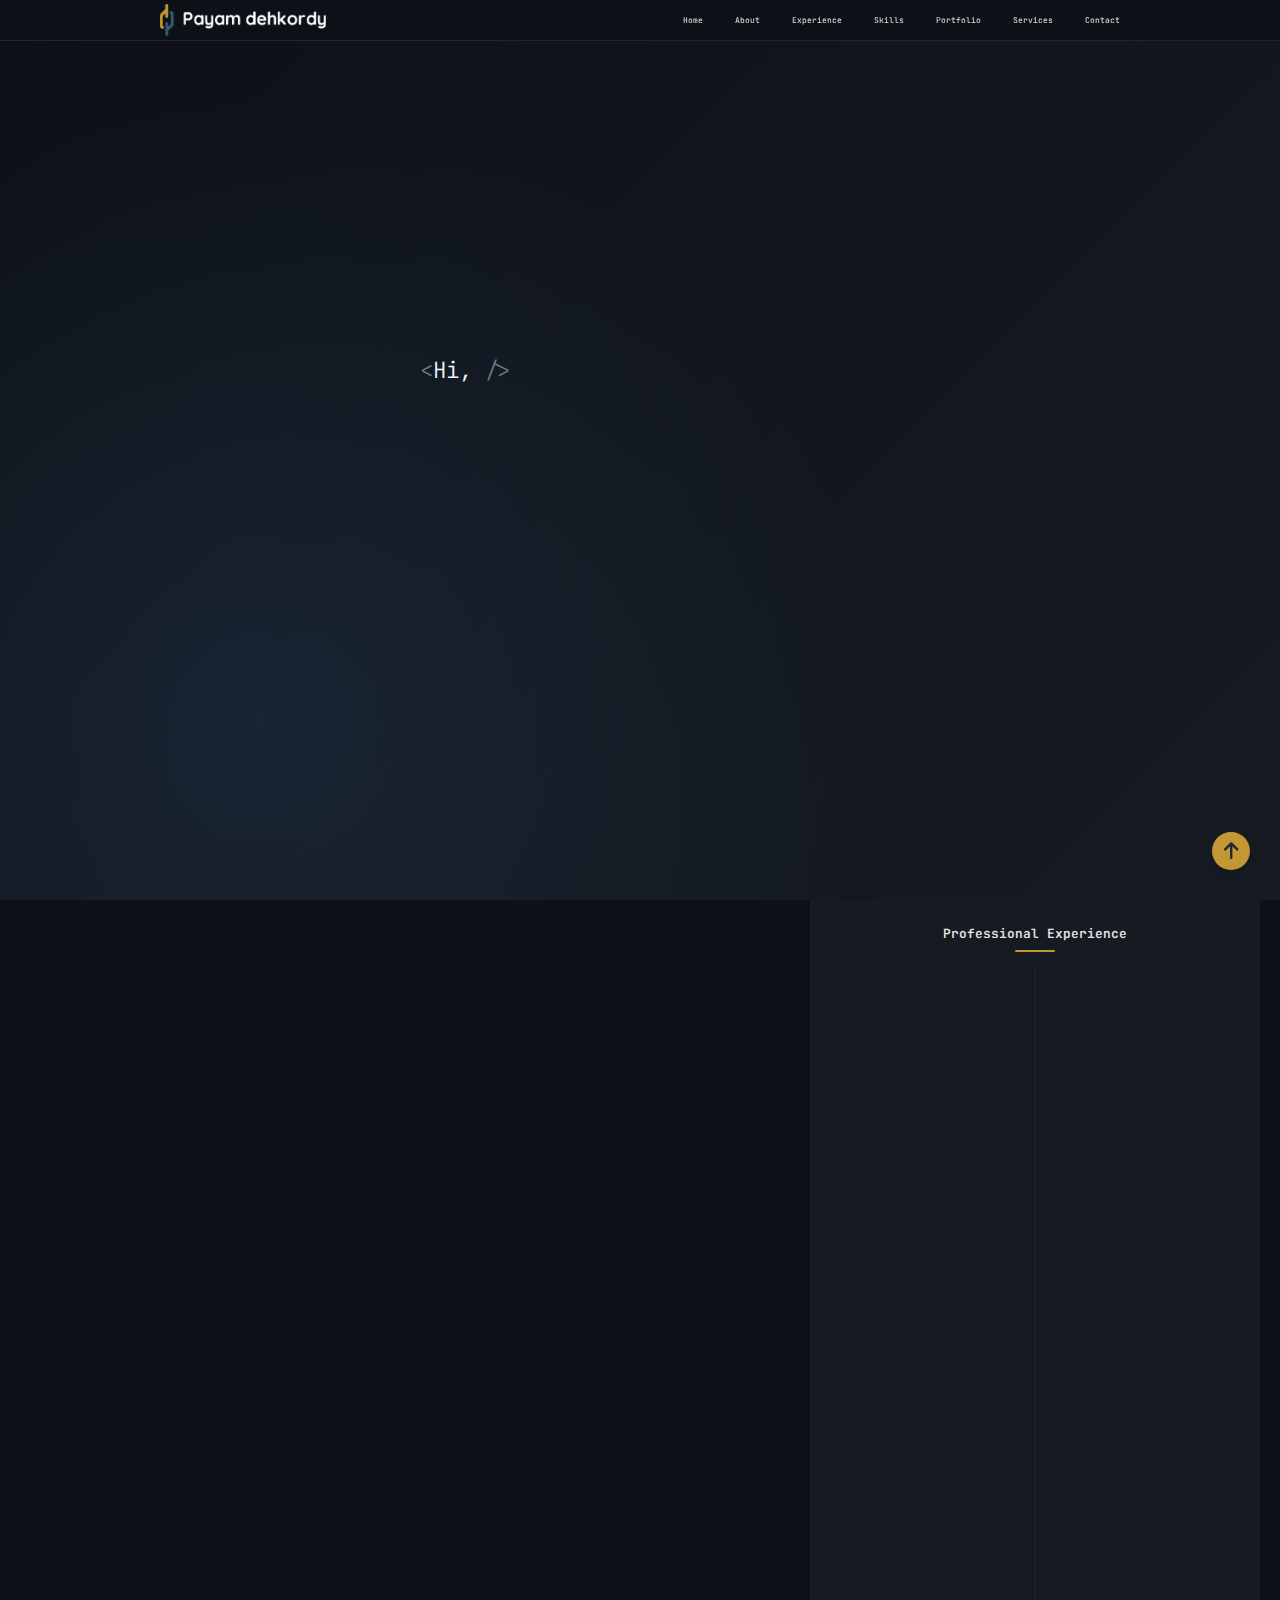
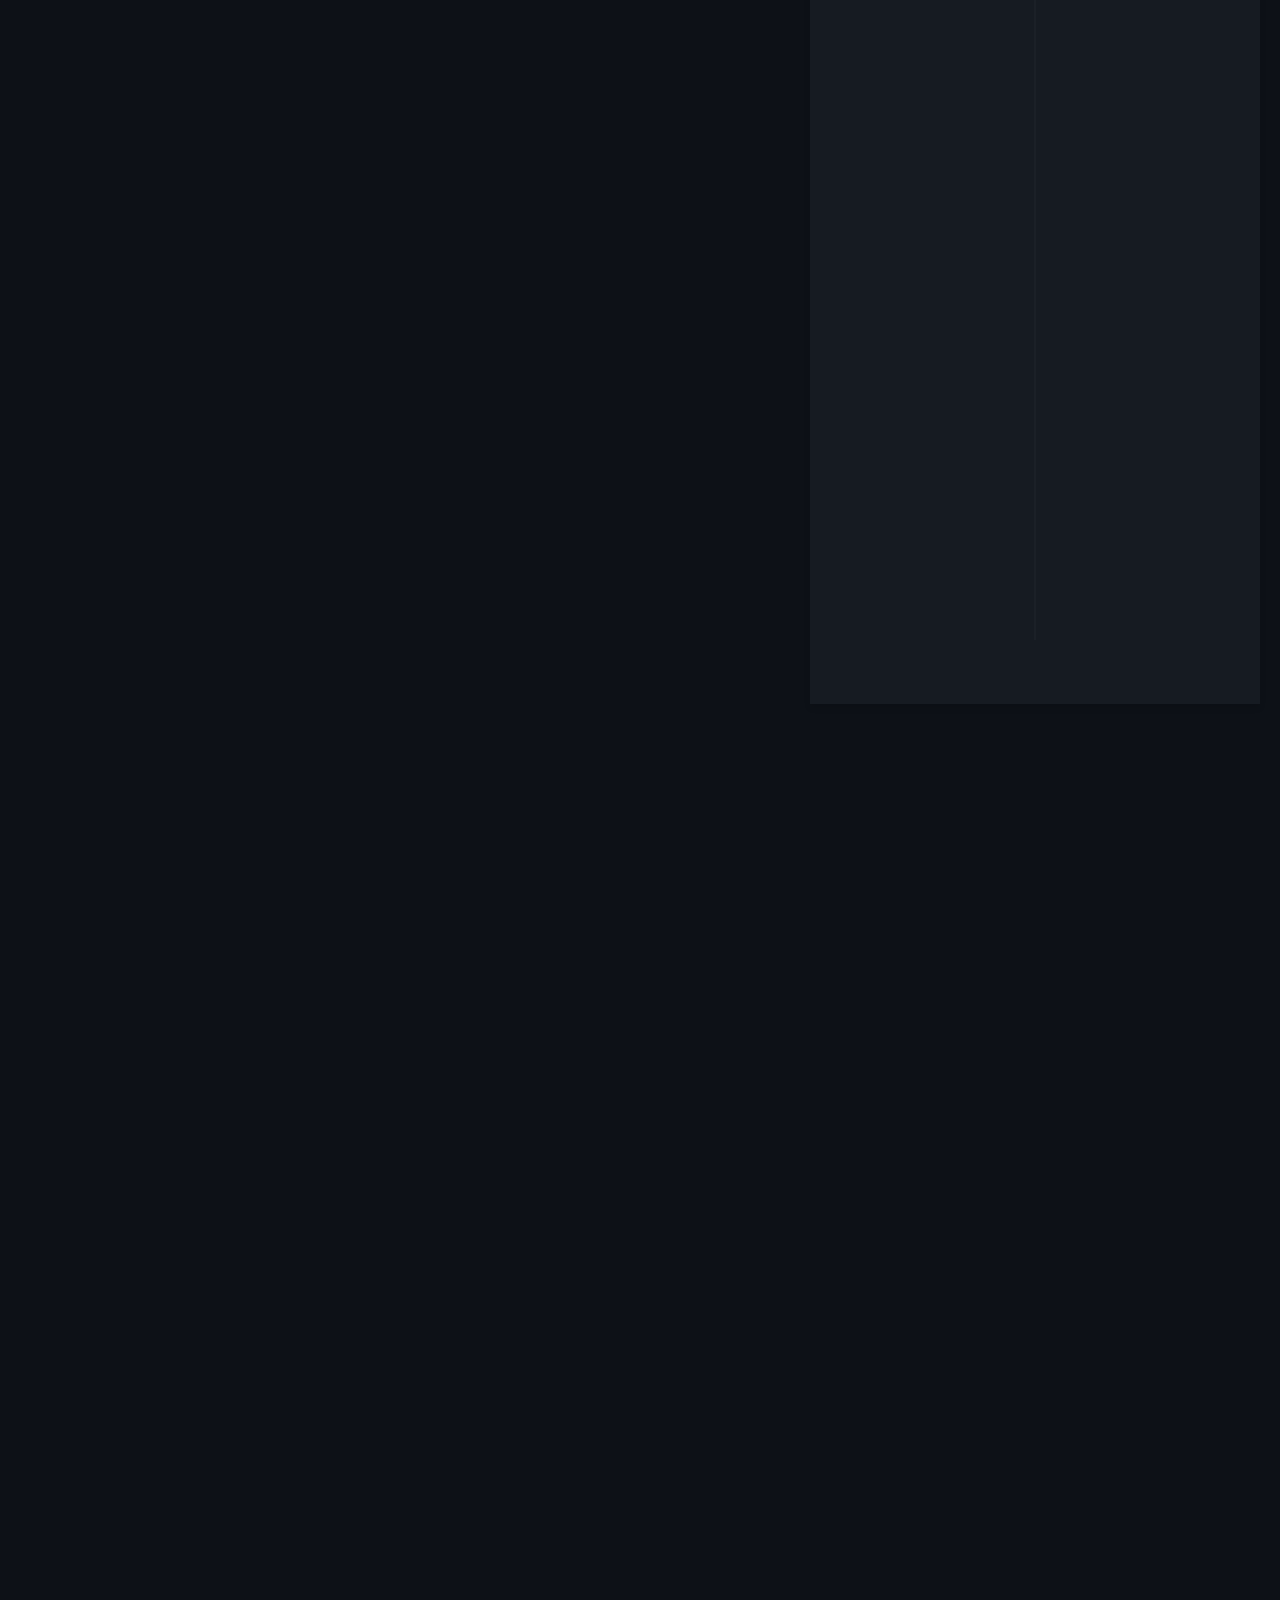
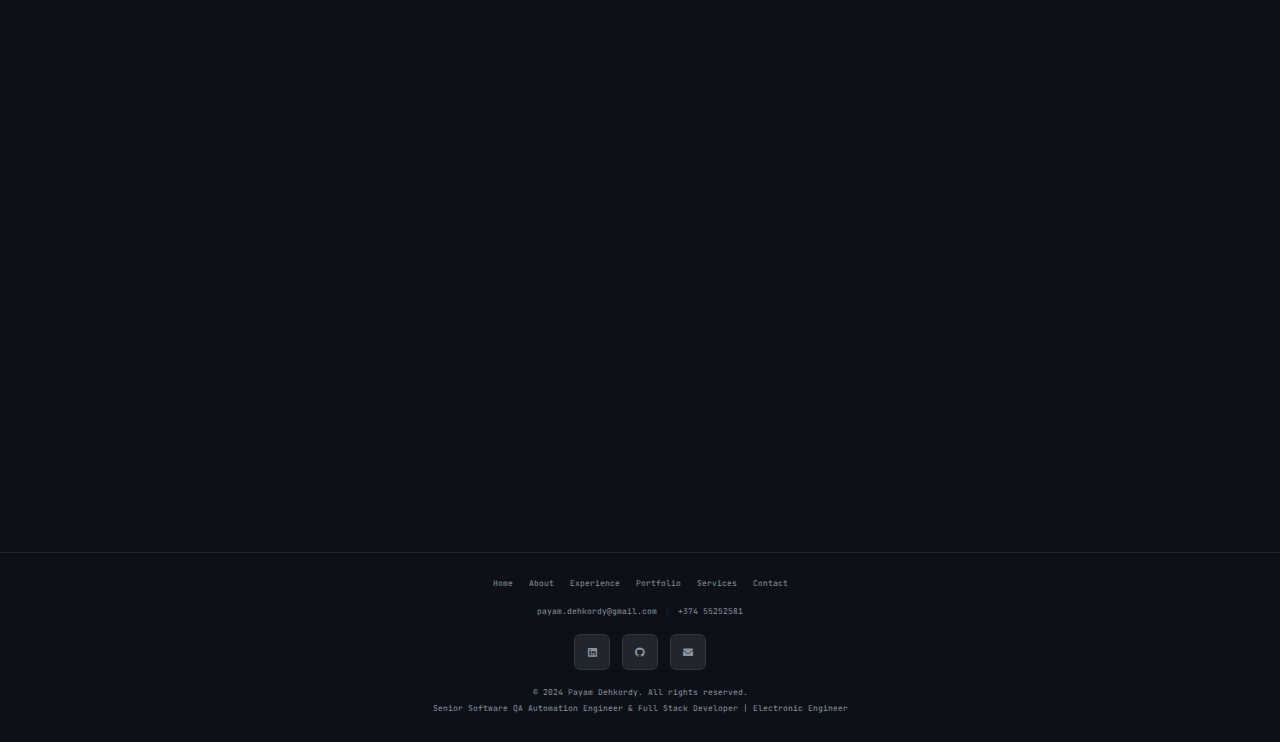
<file: index.html>
<!DOCTYPE html>
<html lang="en">
<head>
    <script>
        if ('scrollRestoration' in history) {
            history.scrollRestoration = 'manual';
        }
        // Only scroll to top if there's no hash in the URL
        if (!window.location.hash) {
            window.scrollTo(0,0);
        }
    </script>
    <meta charset="UTF-8">
    <meta name="viewport" content="width=device-width, initial-scale=1.0">
    <title>Payam Dehkordy - Senior Software QA Automation Engineer & Full Stack Developer</title>
    
    <!-- Meta Description -->
    <meta name="description" content="Senior QA & Full-Stack Developer with 10+ years of experience helping startups and global teams build reliable, scalable software systems. Worked with Synopsys, EPAM, and multiple SaaS and e-commerce startups. Based in Yerevan, Armenia.">
    
    <!-- Open Graph / Facebook -->
    <meta property="og:type" content="website">
    <meta property="og:url" content="https://www.payam-dehkordy.com/">
    <meta property="og:title" content="Payam Dehkordy - Senior QA & Full-Stack Developer">
    <meta property="og:description" content="Senior QA & Full-Stack Developer with 10+ years of experience helping startups and global teams build reliable, scalable software systems. I help startups & tech teams launch faster with automated QA and scalable web solutions.">
    <meta property="og:image" content="https://www.payam-dehkordy.com/assets/Logo/logo-full.svg">
    
    <!-- Twitter -->
    <meta property="twitter:card" content="summary_large_image">
    <meta property="twitter:url" content="https://www.payam-dehkordy.com/">
    <meta property="twitter:title" content="Payam Dehkordy - Senior QA & Full-Stack Developer">
    <meta property="twitter:description" content="Senior QA & Full-Stack Developer with 10+ years of experience helping startups and global teams build reliable, scalable software systems. I help startups & tech teams launch faster with automated QA and scalable web solutions.">
    <meta property="twitter:image" content="https://www.payam-dehkordy.com/assets/Logo/logo-full.svg">
    
    <!-- Additional SEO -->
    <meta name="keywords" content="QA Automation Engineer, Full Stack Developer, Software Testing, Test Automation, QA Engineer, Web Developer, JavaScript, Python, C#, .NET, Selenium, Synopsys, EPAM, Yerevan, Armenia">
    <meta name="author" content="Payam Dehkordy">
    <meta name="robots" content="index, follow">
    <link rel="canonical" href="https://www.payam-dehkordy.com/">
    
    <link rel="icon" type="image/svg+xml" href="assets/Logo/Logo.svg">
    <link rel="stylesheet" href="styles.css">
    <link href="https://cdnjs.cloudflare.com/ajax/libs/font-awesome/6.0.0/css/all.min.css" rel="stylesheet">
    <link href="https://fonts.googleapis.com/css2?family=JetBrains+Mono:wght@300;400;500&display=swap" rel="stylesheet">
</head>
<body>
    <!-- Navigation -->
    <nav class="navbar">
        <div class="nav-container">
            <div class="nav-logo">
                <img src="assets/Logo/logo-full.svg" alt="Payam Dehkordy Logo" class="logo-image">
            </div>
            <ul class="nav-menu">
                <li class="nav-item">
                    <a href="#home" class="nav-link">Home</a>
                </li>
                <li class="nav-item">
                    <a href="#about" class="nav-link">About</a>
                </li>
                <li class="nav-item">
                    <a href="#experience" class="nav-link">Experience</a>
                </li>
                <li class="nav-item">
                    <a href="#skills" class="nav-link">Skills</a>
                </li>
                <li class="nav-item">
                    <a href="#portfolio" class="nav-link">Portfolio</a>
                </li>
                <li class="nav-item">
                    <a href="services/qa-retainer.html" class="nav-link">Services</a>
                </li>
                <li class="nav-item">
                    <a href="#contact" class="nav-link">Contact</a>
                </li>
            </ul>
            <div class="hamburger">
                <span class="bar"></span>
                <span class="bar"></span>
                <span class="bar"></span>
            </div>
        </div>
    </nav>

    <!-- Hero Section -->
    <section id="home" class="hero">
        <div class="hero-container">
            <div class="hero-content">
                <h1 class="hero-title">
                    <span class="code-symbol">&lt;</span>Hi, I'm <span class="highlight">Payam Dehkordy</span><span class="code-symbol">/&gt;</span>
                </h1>
                <h2 class="hero-subtitle">Senior QA & Full-Stack Developer</h2>
                <p class="hero-description">
                    I help startups & tech teams launch faster with automated QA and scalable web solutions.
                </p>
                <div class="hero-buttons">
                    <a href="services/qa-retainer.html" class="btn btn-gold" style="background:#C29734;color:#23272f;border:1px solid #C29734;">Book a Call</a>
                    <a href="#portfolio" class="btn btn-secondary">View My Work</a>
                </div>
                <div class="terminal">
                    <!-- Terminal content will be animated via JavaScript -->
                </div>
            </div>
        </div>
    </section>

    <!-- Main Content Layout -->
    <div class="main-layout">
        <!-- Left Content -->
        <div class="main-content">
            <!-- About Section -->
            <section id="about" class="about">
                <div class="container">
                    <h2 class="section-title">About Me</h2>
                    <div class="about-content">
                        <div class="about-text">
                            <p>
                                I'm Payam Dehkordy — Senior QA & Full-Stack Developer with 10+ years of experience helping startups and global teams build reliable, scalable software systems.
                            </p>
                            <p>
                                I've worked with Synopsys, EPAM, and multiple SaaS and e-commerce startups to deliver automation, performance, and development solutions that cut release times and improve reliability.
                            </p>
                            <p>
                                My focus: building systems that scale fast, test clean, and save teams time & money.
                            </p>
                            <p style="margin-top: 1rem;">
                                <a href="services/qa-retainer.html" style="color: #c29734; text-decoration: none; font-weight: 400; border-bottom: 1px solid rgba(194, 151, 52, 0.3); transition: border-color 0.3s ease;" onmouseover="this.style.borderBottomColor='#c29734'" onmouseout="this.style.borderBottomColor='rgba(194, 151, 52, 0.3)'">Learn about my QA Retainer services →</a>
                            </p>
                            <div class="about-stats">
                                <div class="stat">
                                    <h3>7+</h3>
                                    <p>Years Experience</p>
                                </div>
                                <div class="stat">
                                    <h3>3</h3>
                                    <p>Major Companies</p>
                                </div>
                                <div class="stat">
                                    <h3>15+</h3>
                                    <p>Technologies</p>
                                </div>
                            </div>
                        </div>
                    </div>
                </div>
            </section>

            <!-- Skills Section -->
            <section id="skills" class="skills">
                <div class="container">
                    <h2 class="section-title">Skills & Expertise</h2>
                    <div class="skills-grid">
                        <div class="skill-category">
                            <h3>Programming Languages</h3>
                            <div class="skill-items">
                                <span class="skill-item">Python</span>
                                <span class="skill-item">JavaScript</span>
                                <span class="skill-item">C#</span>
                                <span class="skill-item">Java</span>
                                <span class="skill-item">HTML</span>
                                <span class="skill-item">CSS</span>
                                <span class="skill-item">Bash</span>
                                <span class="skill-item">Perl</span>
                                <span class="skill-item">TCL</span>
                            </div>
                        </div>
                        <div class="skill-category">
                            <h3>Frameworks & Libraries</h3>
                            <div class="skill-items">
                                <span class="skill-item">.NET</span>
                                <span class="skill-item">Flask</span>
                                <span class="skill-item">Flutter</span>
                                <span class="skill-item">Selenium</span>
                                <span class="skill-item">NUnit</span>
                                <span class="skill-item">SpecFlow</span>
                            </div>
                        </div>
                        <div class="skill-category">
                            <h3>Full Stack Development</h3>
                            <div class="skill-items">
                                <span class="skill-item">Frontend Development</span>
                                <span class="skill-item">Backend Development</span>
                                <span class="skill-item">REST API</span>
                                <span class="skill-item">Database Design</span>
                                <span class="skill-item">SQL Databases</span>
                                <span class="skill-item">Data Modeling</span>
                                <span class="skill-item">System Architecture</span>
                                <span class="skill-item">Web Applications</span>
                                <span class="skill-item">Responsive Design</span>
                                <span class="skill-item">State Management</span>
                                <span class="skill-item">Cross-browser Compatibility</span>
                                <span class="skill-item">Performance Optimization</span>
                                <span class="skill-item">Authentication & Authorization</span>
                                <span class="skill-item">Caching</span>
                            </div>
                        </div>
                        <div class="skill-category">
                            <h3>QA & Testing</h3>
                            <div class="skill-items">
                                <span class="skill-item">Test Automation</span>
                                <span class="skill-item">Manual Testing</span>
                                <span class="skill-item">API Testing</span>
                                <span class="skill-item">Regression Testing</span>
                                <span class="skill-item">Performance Testing</span>
                                <span class="skill-item">End-to-End Testing</span>
                                <span class="skill-item">Unit Testing</span>
                                <span class="skill-item">Security Testing</span>
                                <span class="skill-item">Compatibility Testing</span>
                                <span class="skill-item">Usability Testing</span>
                                <span class="skill-item">Smoke Testing</span>
                                <span class="skill-item">Sanity Testing</span>
                                <span class="skill-item">TDD</span>
                                <span class="skill-item">BDD</span>
                                <span class="skill-item">Software Testing Life Cycle</span>
                                <span class="skill-item">Functional / Non-functional Testing</span>
                            </div>
                        </div>
                        <div class="skill-category">
                            <h3>Design & UI/UX</h3>
                            <div class="skill-items">
                                <span class="skill-item">UI Design</span>
                                <span class="skill-item">UX Design</span>
                                <span class="skill-item">Branding</span>
                                <span class="skill-item">Logo Design</span>
                                <span class="skill-item">Figma</span>
                                <span class="skill-item">Adobe XD</span>
                                <span class="skill-item">Adobe Illustrator</span>
                            </div>
                        </div>
                        <div class="skill-category">
                            <h3>AI & Automation Tools</h3>
                            <div class="skill-items">
                                <span class="skill-item">Cursor AI</span>
                                <span class="skill-item">GitHub Copilot</span>
                                <span class="skill-item">ChatGPT</span>
                                <span class="skill-item">Adobe Firefly</span>
                            </div>
                        </div>
                        <div class="skill-category">
                            <h3>Development Tools</h3>
                            <div class="skill-items">
                                <span class="skill-item">VS Code</span>
                                <span class="skill-item">GitHub</span>
                                <span class="skill-item">GitLab</span>
                                <span class="skill-item">GitHub Actions</span>
                                <span class="skill-item">Jenkins</span>
                                <span class="skill-item">Postman</span>
                                <span class="skill-item">DevTools</span>
                                <span class="skill-item">Android Studio</span>
                                <span class="skill-item">Perforce</span>
                                <span class="skill-item">Jira</span>
                            </div>
                        </div>
                        <div class="skill-category">
                            <h3>Project Management</h3>
                            <div class="skill-items">
                                <span class="skill-item">Agile & Scrum</span>
                                <span class="skill-item">Backlog Prioritization</span>
                                <span class="skill-item">Task Management - Jira</span>
                                <span class="skill-item">Roadmapping & Milestone Tracking</span>
                                <span class="skill-item">Risk & Dependency Management</span>
                                <span class="skill-item">CI/CD Alignment</span>
                            </div>
                        </div>
                    </div>
                </div>
            </section>
        </div>

        <!-- Right Sidebar - Experience -->
        <div id="experience" class="experience-sidebar">
            <div class="container">
                <h3 class="sidebar-title">Professional Experience</h3>
                <div class="experience-timeline-sidebar">
                    <div class="experience-item-sidebar">
                        <div class="company-logo-container">
                            <img src="assets/Logo/Synopsys.svg" alt="Synopsys Logo" class="company-logo">
                        </div>
                        <div class="experience-header-sidebar">
                            <h4>Senior Software QA Automation Engineer</h4>
                            <span class="company-sidebar">Synopsys</span>
                            <span class="period-sidebar">2023 – Present</span>
                        </div>
                        <div class="experience-content-sidebar">
                            <ul>
                                <li>Test automation & framework creation</li>
                                <li>Linux environment validation</li>
                                <li>Perforce VCS, Jira, Agile workflow</li>
                                <li>Bash, TCL, Perl programming</li>
                                <li>Full stack development</li>
                            </ul>
                        </div>
                    </div>
                    
                    <div class="experience-item-sidebar">
                        <div class="company-logo-container">
                            <img src="assets/Logo/EPAM.svg" alt="EPAM Logo" class="company-logo">
                        </div>
                        <div class="experience-header-sidebar">
                            <h4>Manual & .NET Automation QA Engineer</h4>
                            <span class="company-sidebar">EPAM</span>
                            <span class="period-sidebar">2022 – 2023</span>
                        </div>
                        <div class="experience-content-sidebar">
                            <ul>
                                <li>Visual Studio Code, NUnit, Selenium</li>
                                <li>SpecFlow, Gherkin, API Testing</li>
                                <li>GitHub Action, Jenkins</li>
                                <li>TDD, KDD, DDD, BDD frameworks</li>
                                <li>Full stack web development</li>
                            </ul>
                        </div>
                    </div>
                    
                    <div class="experience-item-sidebar">
                        <div class="company-logo-container">
                            <img src="assets/Logo/Freelancer.svg" alt="Freelancer Logo" class="company-logo">
                        </div>
                        <div class="experience-header-sidebar">
                            <h4>Mobile App Tester & Software QA Engineer</h4>
                            <span class="company-sidebar">Freelancer</span>
                            <span class="period-sidebar">2017 – 2022</span>
                        </div>
                        <div class="experience-content-sidebar">
                            <ul>
                                <li>White box / Black box testing</li>
                                <li>Android Studio, Flutter, Dart</li>
                                <li>UI/UX Design (Figma, Adobe XD)</li>
                                <li>Full stack mobile development</li>
                                <li>WordPress, E-commerce</li>
                            </ul>
                        </div>
                    </div>
                </div>
            </div>
        </div>
    </div>

    <!-- Portfolio Section -->
    <section id="portfolio" class="portfolio">
        <div class="container">
            <h2 class="section-title">Portfolio</h2>
            <div class="portfolio-filter">
                <button class="filter-btn active" data-filter="all">All</button>
                <button class="filter-btn" data-filter="qa">QA</button>
                <button class="filter-btn" data-filter="branding">Branding</button>
                <button class="filter-btn" data-filter="automation">Automation</button>
                <button class="filter-btn" data-filter="fullstack">Full Stack</button>
            </div>
            <div class="portfolio-grid">
                <div class="portfolio-item" data-category="qa" data-portfolio-id="eda-automation-qa">
                    <div class="portfolio-image">
                        <img src="assets/images/QA-EDA.webp" alt="EDA Automation QA">
                    </div>
                    <div class="portfolio-content">
                        <h3>EDA QA Automation – Synopsys</h3>
                        <p>Electronic Design Automation – EDA Software Division</p>
                        <div class="portfolio-links">
                            <button class="portfolio-view-btn" data-portfolio-id="eda-automation-qa">View Details</button>
                        </div>
                    </div>
                </div>
                <div class="portfolio-item" data-category="automation" data-portfolio-id="layout-portal">
                    <div class="portfolio-image">
                        <img src="assets/images/Automation-LayoutPortal.webp" alt="Layout Portal">
                    </div>
                    <div class="portfolio-content">
                        <h3>Layout Portal – Synopsys</h3>
                        <p>Automated Layout Monitoring & Metrics System</p>
                        <div class="portfolio-links">
                            <button class="portfolio-view-btn" data-portfolio-id="layout-portal">View Details</button>
                        </div>
                    </div>
                </div>
                <div class="portfolio-item" data-category="automation" data-portfolio-id="oasis-portal">
                    <div class="portfolio-image">
                        <img src="assets/images/Automation-OasisPortal.jpeg" alt="Oasis Portal">
                    </div>
                    <div class="portfolio-content">
                        <h3>Oasis Portal – Synopsys</h3>
                        <p>Interactive OASIS File Visualization & Validation System</p>
                        <div class="portfolio-links">
                            <button class="portfolio-view-btn" data-portfolio-id="oasis-portal">View Details</button>
                        </div>
                    </div>
                </div>
                <div class="portfolio-item" data-category="qa" data-portfolio-id="maggy-beauty">
                    <div class="portfolio-image">
                        <img src="assets/images/Maggy-beauty.png" alt="Maggy Beauty">
                    </div>
                    <div class="portfolio-content">
                        <h3>Maggy Beauty – E-Commerce Platform</h3>
                        <p>End-to-End Manual Testing for Startup E-Commerce Platform</p>
                        <div class="portfolio-links">
                            <button class="portfolio-view-btn" data-portfolio-id="maggy-beauty">View Details</button>
                        </div>
                    </div>
                </div>
                <div class="portfolio-item" data-category="fullstack" data-portfolio-id="sahakyan-law">
                    <div class="portfolio-image">
                        <img src="assets/images/Sahakyan-Law-Office.png" alt="Sahakyan Law Office">
                    </div>
                    <div class="portfolio-content">
                        <h3>Sahakyan Law Office – Website</h3>
                        <p>Full Website Design & Development for Corporate Law Firm</p>
                        <div class="portfolio-links">
                            <button class="portfolio-view-btn" data-portfolio-id="sahakyan-law">View Details</button>
                        </div>
                    </div>
                </div>
                <div class="portfolio-item" data-category="branding" data-portfolio-id="daily-cups">
                    <div class="portfolio-image">
                        <img src="assets/images/Daily-cups.svg" alt="Daily Cups Logo">
                    </div>
                    <div class="portfolio-content">
                        <h3>Daily Cups – Logo Design</h3>
                        <p>Logo Design for Take-Away Cafe in Yerevan</p>
                        <div class="portfolio-links">
                            <button class="portfolio-view-btn" data-portfolio-id="daily-cups">View Details</button>
                        </div>
                    </div>
                </div>
                <div class="portfolio-item" data-category="branding" data-portfolio-id="goldenarms">
                    <div class="portfolio-image">
                        <img src="assets/images/GoldenArms.svg" alt="GoldenArms Logo">
                    </div>
                    <div class="portfolio-content">
                        <h3>GoldenArms – Logo Design</h3>
                        <p>Holding Company Branding – Armenia</p>
                        <div class="portfolio-links">
                            <button class="portfolio-view-btn" data-portfolio-id="goldenarms">View Details</button>
                        </div>
                    </div>
                </div>
                <div class="portfolio-item" data-category="fullstack" data-portfolio-id="robs-furniture">
                    <div class="portfolio-image">
                        <img src="assets/images/Rob's.svg" alt="Rob's Furniture & Mattresses logo">
                    </div>
                    <div class="portfolio-content">
                        <h3>Rob’s Furniture & Mattresses – Shopify E-Commerce</h3>
                        <p>Online Storefront & Custom Theme (Canada)</p>
                        <div class="portfolio-links">
                            <button class="portfolio-view-btn" data-portfolio-id="robs-furniture">View Details</button>
                        </div>
                    </div>
                </div>
                <div class="portfolio-item" data-category="branding" data-portfolio-id="robs-rebrand">
                    <div class="portfolio-image">
                        <img src="assets/images/Rob's-Furniture.svg" alt="Rob's Furniture Rebrand Logo">
                    </div>
                    <div class="portfolio-content">
                        <h3>Rob’s Furniture – Rebrand</h3>
                        <p>Visual Identity Overhaul for Canadian Retailer</p>
                        <div class="portfolio-links">
                            <button class="portfolio-view-btn" data-portfolio-id="robs-rebrand">View Details</button>
                        </div>
                    </div>
                </div>
                <div class="portfolio-item" data-category="branding" data-portfolio-id="parsa-world-rebrand">
                    <div class="portfolio-image">
                        <img src="assets/images/Parsa.svg" alt="Parsa World Agency Rebrand Logo">
                    </div>
                    <div class="portfolio-content">
                        <h3>Parsa World Agency – Rebrand</h3>
                        <p>Rounded Logo Design for Digital/Social Presence</p>
                        <div class="portfolio-links">
                            <button class="portfolio-view-btn" data-portfolio-id="parsa-world-rebrand">View Details</button>
                        </div>
                    </div>
                </div>
            </div>
            
            <!-- Portfolio Details Section -->
            <div id="portfolio-details-section" class="portfolio-details-section">
                <div class="portfolio-details-nav">
                    <button class="portfolio-nav-btn portfolio-nav-prev" id="portfolio-prev-btn" onclick="navigatePortfolio('prev')">
                        <i class="fas fa-chevron-left"></i> Previous
                    </button>
                    <button class="portfolio-nav-btn portfolio-nav-next" id="portfolio-next-btn" onclick="navigatePortfolio('next')">
                        Next <i class="fas fa-chevron-right"></i>
                    </button>
                    <button class="portfolio-details-close" onclick="hidePortfolioDetails()">&times;</button>
                </div>
                <div id="portfolio-details-content"></div>
            </div>
        </div>
    </section>

    <!-- Contact Section -->
    <section id="contact" class="contact">
        <div class="contact-container">
            <h2 class="section-title">Get In Touch</h2>
            <div class="contact-content">
                <div class="contact-info">
                    <h3>Let's Connect</h3>
                    <p>I'm always interested in new opportunities and collaborations. Feel free to reach out!</p>
                    <p style="margin-top: 0.5rem; font-size: 8px; color: #8b949e;">
                        Looking for QA consulting? <a href="services/qa-retainer.html" style="color: #c29734; text-decoration: none;">Check out my QA Retainer services</a>
                    </p>
                    <div class="contact-details">
                        <div class="contact-item">
                            <i class="fas fa-envelope"></i>
                            <span>payam.dehkordy@gmail.com</span>
                        </div>
                        <div class="contact-item">
                            <i class="fas fa-phone"></i>
                            <span>+374 55252581</span>
                        </div>
                        <div class="contact-item">
                            <i class="fas fa-map-marker-alt"></i>
                            <span>Yerevan, Armenia</span>
                        </div>
                        <div class="contact-item">
                            <i class="fab fa-linkedin"></i>
                            <span>linkedin.com/in/payam-dehkordy</span>
                        </div>
                        <div class="contact-item">
                            <i class="fab fa-github"></i>
                            <span>github.com/Payam-Dehkordy</span>
                        </div>
                    </div>
                    <div class="social-links">
                        <a href="mailto:payam.dehkordy@gmail.com" class="social-link" target="_blank" rel="noopener"><i class="fas fa-envelope"></i></a>
                        <a href="tel:+37455252581" class="social-link"><i class="fas fa-phone"></i></a>
                        <a href="https://www.linkedin.com/in/payam-dehkordy" class="social-link" target="_blank" rel="noopener"><i class="fab fa-linkedin"></i></a>
                        <a href="https://github.com/Payam-Dehkordy" class="social-link" target="_blank" rel="noopener"><i class="fab fa-github"></i></a>
                        <a href="assets/documents/Payam%20Dehkordy%20CV.pdf" class="social-link social-link-text" download target="_blank" rel="noopener">Download CV</a>
                    </div>
                </div>
                <form class="contact-form" id="my-form" action="https://formspree.io/f/xeopzzyo" method="POST">
                    <div class="form-group">
                        <input type="text" id="name" name="name" placeholder="Your Name" required>
                    </div>
                    <div class="form-group">
                        <input type="email" id="email" name="email" placeholder="Your Email" required>
                    </div>
                    <div class="form-group">
                        <input type="text" id="subject" name="subject" placeholder="Subject" required>
                    </div>
                    <div class="form-group">
                        <textarea id="message" name="message" placeholder="Your Message" rows="5" required></textarea>
                    </div>
                    <button id="my-form-button" type="submit" class="btn btn-primary">Send Message</button>
                    <p id="my-form-status"></p>
                </form>
            </div>
        </div>
    </section>

    <!-- Footer -->
    <footer class="footer">
        <div class="footer-content">
            <div class="footer-links">
                <a href="#home">Home</a>
                <a href="#about">About</a>
                <a href="#experience">Experience</a>
                <a href="#portfolio">Portfolio</a>
                <a href="services/qa-retainer.html">Services</a>
                <a href="#contact">Contact</a>
            </div>
            <div class="footer-contact">
                <a href="mailto:payam.dehkordy@gmail.com" target="_blank" rel="noopener">payam.dehkordy@gmail.com</a>
                <span>|</span>
                <a href="tel:+37455252581">+374 55252581</a>
            </div>
            <div class="footer-social">
                <a href="https://www.linkedin.com/in/payam-dehkordy" class="social-link" target="_blank" rel="noopener" aria-label="LinkedIn"><i class="fab fa-linkedin"></i></a>
                <a href="https://github.com/Payam-Dehkordy" class="social-link" target="_blank" rel="noopener" aria-label="GitHub"><i class="fab fa-github"></i></a>
                <a href="mailto:payam.dehkordy@gmail.com" class="social-link" target="_blank" rel="noopener" aria-label="Email"><i class="fas fa-envelope"></i></a>
            </div>
            <p>&copy; 2024 Payam Dehkordy. All rights reserved.</p>
            <p>Senior Software QA Automation Engineer & Full Stack Developer | Electronic Engineer</p>
        </div>
    </footer>

    <!-- JSON-LD Structured Data -->
    <script type="application/ld+json">
    {
      "@context": "https://schema.org",
      "@type": "Person",
      "name": "Payam Dehkordy",
      "jobTitle": "Senior Software QA Automation Engineer & Full Stack Developer",
      "description": "Senior QA & Full-Stack Developer with 10+ years of experience helping startups and global teams build reliable, scalable software systems. Worked with Synopsys, EPAM, and multiple SaaS and e-commerce startups to deliver automation, performance, and development solutions.",
      "url": "https://www.payam-dehkordy.com",
      "image": "https://www.payam-dehkordy.com/assets/Logo/logo-full.svg",
      "email": "payam.dehkordy@gmail.com",
      "telephone": "+37455252581",
      "address": {
        "@type": "PostalAddress",
        "addressLocality": "Yerevan",
        "addressCountry": "AM"
      },
      "sameAs": [
        "https://www.linkedin.com/in/payam-dehkordy",
        "https://github.com/Payam-Dehkordy"
      ],
      "alumniOf": {
        "@type": "Organization",
        "name": "Electronic Engineer"
      },
      "worksFor": [
        {
          "@type": "Organization",
          "name": "Synopsys",
          "jobTitle": "Senior Software QA Automation Engineer",
          "startDate": "2023"
        },
        {
          "@type": "Organization",
          "name": "EPAM",
          "jobTitle": "Manual & .NET Automation QA Engineer",
          "startDate": "2022",
          "endDate": "2023"
        }
      ],
      "knowsAbout": [
        "Test Automation",
        "Manual Testing",
        "Full Stack Development",
        "QA Engineering",
        "Software Testing",
        "JavaScript",
        "Python",
        "C#",
        ".NET",
        "Selenium",
        "NUnit",
        "SpecFlow",
        "Flask",
        "Flutter",
        "Web Development",
        "Mobile App Testing",
        "UI/UX Design"
      ]
    }
    </script>

    <!-- Custom Calendly Modal -->
    <div id="calendly-modal" class="calendly-modal">
        <div class="calendly-modal-overlay" onclick="closeCalendlyModal()"></div>
        <div class="calendly-modal-content">
            <button class="calendly-modal-close" onclick="closeCalendlyModal()">&times;</button>
            <div class="calendly-inline-widget-container" style="min-width:320px;height:630px;"></div>
        </div>
    </div>

    <!-- Calendly Inline Widget -->
    <link href="https://assets.calendly.com/assets/external/widget.css" rel="stylesheet">
    <script src="https://assets.calendly.com/assets/external/widget.js" type="text/javascript" async></script>
    <script src="script.js"></script>
</body>
</html>
</file>
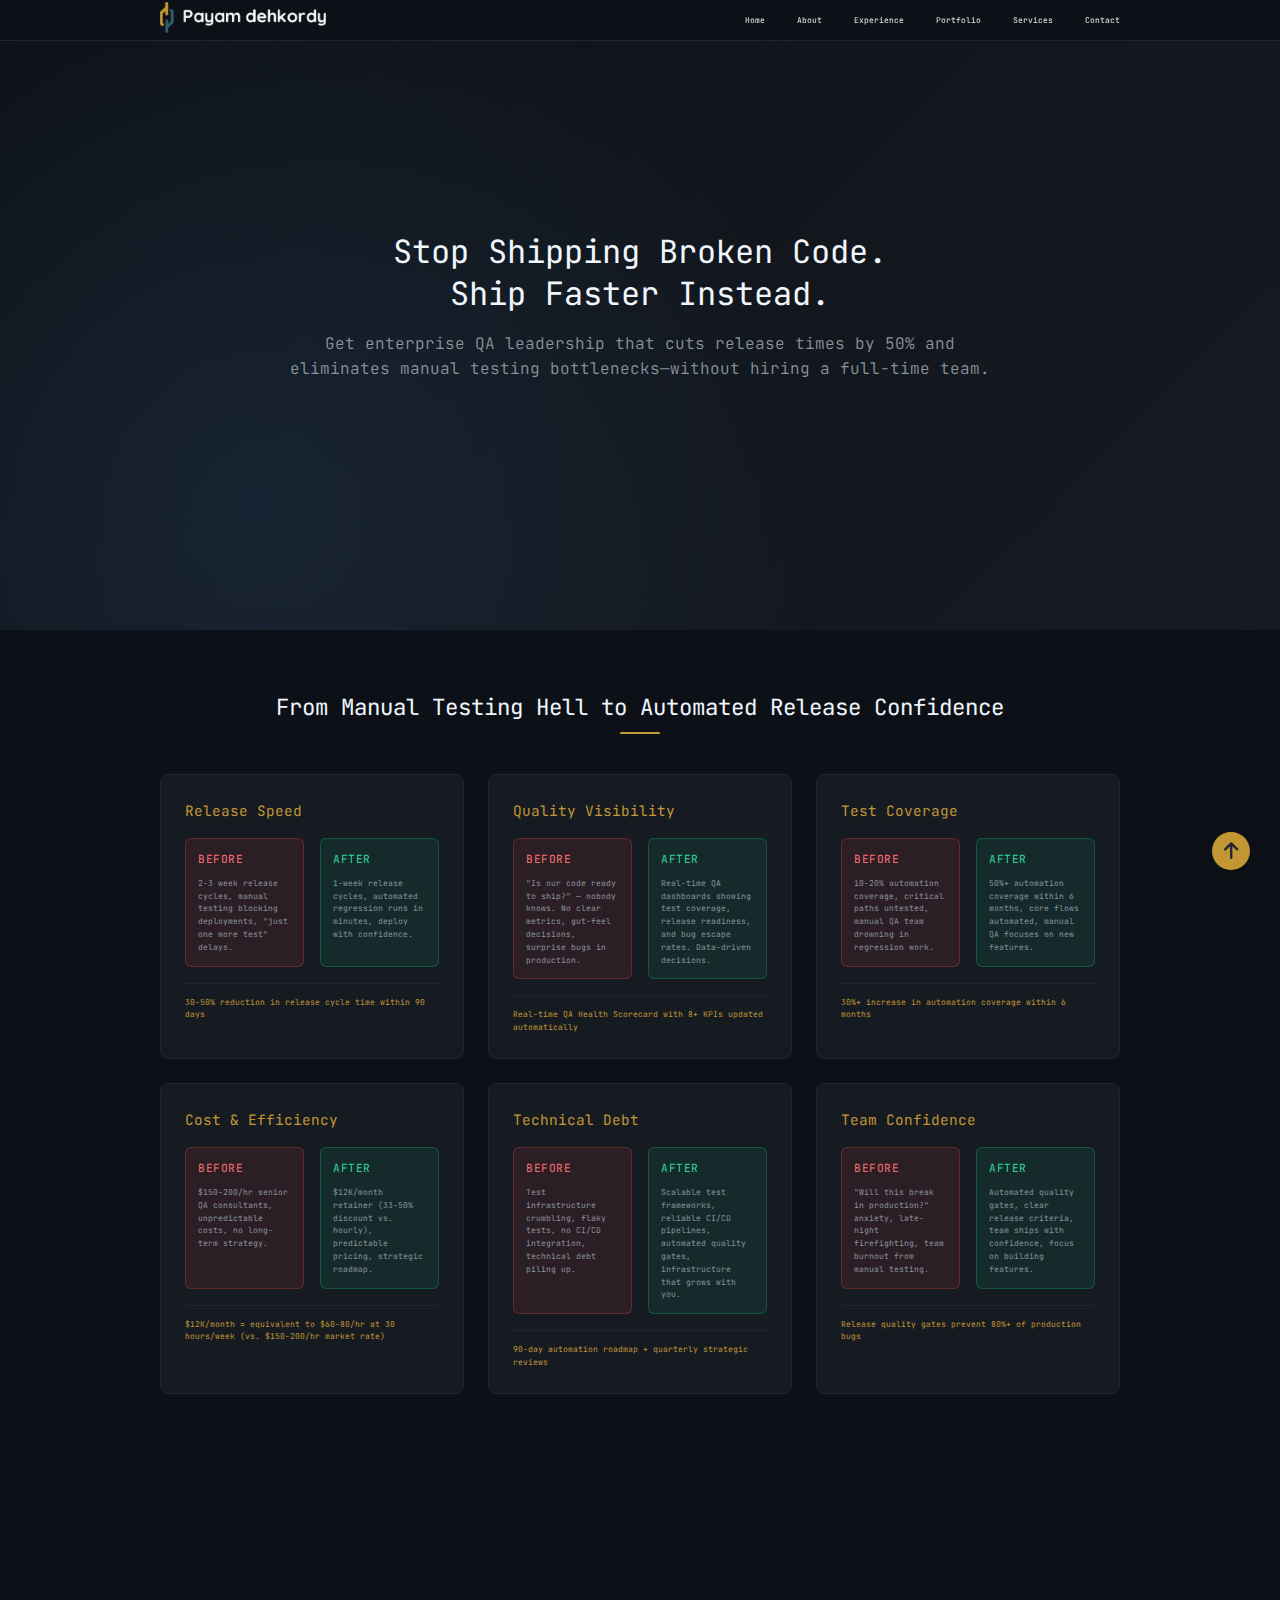
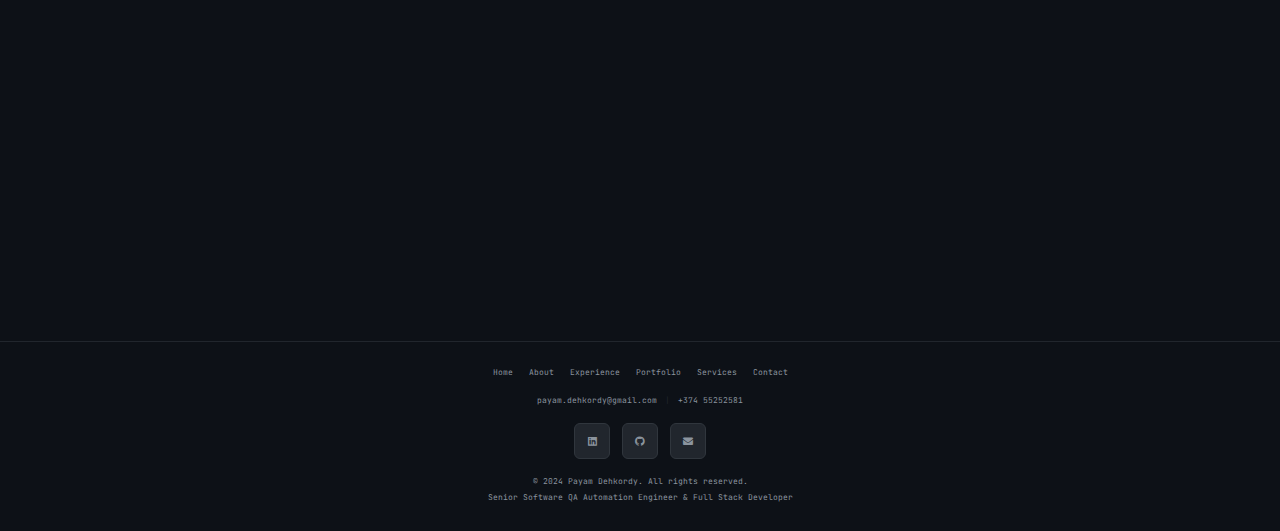
<file: services/qa-retainer.html>
<!DOCTYPE html>
<html lang="en">
<head>
    <script>
        if ('scrollRestoration' in history) {
            history.scrollRestoration = 'manual';
        }
        window.scrollTo(0,0);
    </script>
    <meta charset="UTF-8">
    <meta name="viewport" content="width=device-width, initial-scale=1.0">
    <title>QA Retainer Services - Enterprise QA Leadership for Scaling Teams | Payam Dehkordy</title>
    
    <!-- Meta Description -->
    <meta name="description" content="Get enterprise-grade QA expertise at startup-friendly pricing. Cut release times by 50%, eliminate manual testing bottlenecks, and ship with confidence. 10+ years with Synopsys, EPAM, and startups.">
    
    <!-- Open Graph / Facebook -->
    <meta property="og:type" content="website">
    <meta property="og:url" content="https://www.payam-dehkordy.com/services/qa-retainer.html">
    <meta property="og:title" content="QA Retainer Services - Enterprise QA Leadership for Scaling Teams">
    <meta property="og:description" content="Get enterprise-grade QA expertise at startup-friendly pricing. Cut release times by 50%, eliminate manual testing bottlenecks, and ship with confidence.">
    <meta property="og:image" content="https://www.payam-dehkordy.com/assets/Logo/logo-full.svg">
    
    <!-- Twitter -->
    <meta property="twitter:card" content="summary_large_image">
    <meta property="twitter:url" content="https://www.payam-dehkordy.com/services/qa-retainer.html">
    <meta property="twitter:title" content="QA Retainer Services - Enterprise QA Leadership for Scaling Teams">
    <meta property="twitter:description" content="Get enterprise-grade QA expertise at startup-friendly pricing. Cut release times by 50%, eliminate manual testing bottlenecks, and ship with confidence.">
    <meta property="twitter:image" content="https://www.payam-dehkordy.com/assets/Logo/logo-full.svg">
    
    <!-- Additional SEO -->
    <meta name="keywords" content="QA Retainer, QA Consulting, Test Automation, QA Leadership, Fractional QA, QA Services, Software Testing, Test Strategy">
    <meta name="author" content="Payam Dehkordy">
    <meta name="robots" content="index, follow">
    <link rel="canonical" href="https://www.payam-dehkordy.com/services/qa-retainer.html">
    
    <link rel="icon" type="image/svg+xml" href="../assets/Logo/Logo.svg">
    <link rel="stylesheet" href="../styles.css">
    <link rel="stylesheet" href="qa-retainer.css">
    <link href="https://cdnjs.cloudflare.com/ajax/libs/font-awesome/6.0.0/css/all.min.css" rel="stylesheet">
    <link href="https://fonts.googleapis.com/css2?family=JetBrains+Mono:wght@300;400;500&display=swap" rel="stylesheet">
</head>
<body>
    <!-- Navigation -->
    <nav class="navbar">
        <div class="nav-container">
            <div class="nav-logo">
                <a href="../index.html">
                    <img src="../assets/Logo/logo-full.svg" alt="Payam Dehkordy Logo" class="logo-image">
                </a>
            </div>
            <ul class="nav-menu">
                <li class="nav-item">
                    <a href="../index.html#home" class="nav-link">Home</a>
                </li>
                <li class="nav-item">
                    <a href="../index.html#about" class="nav-link">About</a>
                </li>
                <li class="nav-item">
                    <a href="../index.html#experience" class="nav-link">Experience</a>
                </li>
                <li class="nav-item">
                    <a href="../index.html#portfolio" class="nav-link">Portfolio</a>
                </li>
                <li class="nav-item">
                    <a href="qa-retainer.html" class="nav-link">Services</a>
                </li>
                <li class="nav-item">
                    <a href="../index.html#contact" class="nav-link">Contact</a>
                </li>
            </ul>
            <div class="hamburger">
                <span class="bar"></span>
                <span class="bar"></span>
                <span class="bar"></span>
            </div>
        </div>
    </nav>

    <!-- Hero Section -->
    <section class="offer-hero">
        <div class="offer-hero-content">
            <h1>Stop Shipping Broken Code.<br>Ship Faster Instead.</h1>
            <h2>Get enterprise QA leadership that cuts release times by 50% and eliminates manual testing bottlenecks—without hiring a full-time team.</h2>
            <div class="hero-buttons">
                <a href="#" class="btn btn-gold" style="background:#C29734;color:#23272f;border:1px solid #C29734;" onclick="openCalendlyModal();return false;">Book a Discovery Call</a>
                <a href="../index.html#portfolio" class="btn btn-secondary">View My Work</a>
            </div>
        </div>
    </section>

    <!-- Transformation Section -->
    <section class="transformation-section">
        <div class="container">
            <h2 class="section-title">From Manual Testing Hell to Automated Release Confidence</h2>
            <div class="transformation-grid">
                <!-- Transformation 1: Release Speed -->
                <div class="transformation-card">
                    <h3>Release Speed</h3>
                    <div class="transformation-before-after">
                        <div class="transformation-before">
                            <h4>Before</h4>
                            <p>2-3 week release cycles, manual testing blocking deployments, "just one more test" delays.</p>
                        </div>
                        <div class="transformation-after">
                            <h4>After</h4>
                            <p>1-week release cycles, automated regression runs in minutes, deploy with confidence.</p>
                        </div>
                    </div>
                    <div class="transformation-data">30-50% reduction in release cycle time within 90 days</div>
                </div>

                <!-- Transformation 2: Quality Visibility -->
                <div class="transformation-card">
                    <h3>Quality Visibility</h3>
                    <div class="transformation-before-after">
                        <div class="transformation-before">
                            <h4>Before</h4>
                            <p>"Is our code ready to ship?" — nobody knows. No clear metrics, gut-feel decisions, surprise bugs in production.</p>
                        </div>
                        <div class="transformation-after">
                            <h4>After</h4>
                            <p>Real-time QA dashboards showing test coverage, release readiness, and bug escape rates. Data-driven decisions.</p>
                        </div>
                    </div>
                    <div class="transformation-data">Real-time QA Health Scorecard with 8+ KPIs updated automatically</div>
                </div>

                <!-- Transformation 3: Test Coverage -->
                <div class="transformation-card">
                    <h3>Test Coverage</h3>
                    <div class="transformation-before-after">
                        <div class="transformation-before">
                            <h4>Before</h4>
                            <p>10-20% automation coverage, critical paths untested, manual QA team drowning in regression work.</p>
                        </div>
                        <div class="transformation-after">
                            <h4>After</h4>
                            <p>50%+ automation coverage within 6 months, core flows automated, manual QA focuses on new features.</p>
                        </div>
                    </div>
                    <div class="transformation-data">30%+ increase in automation coverage within 6 months</div>
                </div>

                <!-- Transformation 4: Cost & Efficiency -->
                <div class="transformation-card">
                    <h3>Cost & Efficiency</h3>
                    <div class="transformation-before-after">
                        <div class="transformation-before">
                            <h4>Before</h4>
                            <p>$150-200/hr senior QA consultants, unpredictable costs, no long-term strategy.</p>
                        </div>
                        <div class="transformation-after">
                            <h4>After</h4>
                            <p>$12K/month retainer (33-50% discount vs. hourly), predictable pricing, strategic roadmap.</p>
                        </div>
                    </div>
                    <div class="transformation-data">$12K/month = equivalent to $60-80/hr at 30 hours/week (vs. $150-200/hr market rate)</div>
                </div>

                <!-- Transformation 5: Technical Debt -->
                <div class="transformation-card">
                    <h3>Technical Debt</h3>
                    <div class="transformation-before-after">
                        <div class="transformation-before">
                            <h4>Before</h4>
                            <p>Test infrastructure crumbling, flaky tests, no CI/CD integration, technical debt piling up.</p>
                        </div>
                        <div class="transformation-after">
                            <h4>After</h4>
                            <p>Scalable test frameworks, reliable CI/CD pipelines, automated quality gates, infrastructure that grows with you.</p>
                        </div>
                    </div>
                    <div class="transformation-data">90-day automation roadmap + quarterly strategic reviews</div>
                </div>

                <!-- Transformation 6: Team Confidence -->
                <div class="transformation-card">
                    <h3>Team Confidence</h3>
                    <div class="transformation-before-after">
                        <div class="transformation-before">
                            <h4>Before</h4>
                            <p>"Will this break in production?" anxiety, late-night firefighting, team burnout from manual testing.</p>
                        </div>
                        <div class="transformation-after">
                            <h4>After</h4>
                            <p>Automated quality gates, clear release criteria, team ships with confidence, focus on building features.</p>
                        </div>
                    </div>
                    <div class="transformation-data">Release quality gates prevent 80%+ of production bugs</div>
                </div>
            </div>
        </div>
    </section>

    <!-- Trust Section -->
    <section class="trust-section">
        <div class="container">
            <p><strong style="color: #c29734;">10+ years</strong> building QA systems for <strong style="color: #c29734;">Synopsys, EPAM, and fast-growing startups</strong>. Enterprise expertise, startup pricing.</p>
        </div>
    </section>

    <!-- CTA Section -->
    <section class="cta-section">
        <div class="container">
            <h2>Ready to Ship Faster with Confidence?</h2>
            <p>Book a 15-minute discovery call to see if we're a fit—no commitment required.</p>
            <div class="hero-buttons" style="justify-content: center;">
                <a href="#" class="btn btn-gold" style="background:#C29734;color:#23272f;border:1px solid #C29734;" onclick="openCalendlyModal();return false;">Book a Discovery Call</a>
                <a href="../index.html" class="btn btn-secondary">Back to Portfolio</a>
            </div>
        </div>
    </section>

    <!-- Footer -->
    <footer class="footer">
        <div class="footer-content">
            <div class="footer-links">
                <a href="../index.html#home">Home</a>
                <a href="../index.html#about">About</a>
                <a href="../index.html#experience">Experience</a>
                <a href="../index.html#portfolio">Portfolio</a>
                <a href="qa-retainer.html">Services</a>
                <a href="../index.html#contact">Contact</a>
            </div>
            <div class="footer-contact">
                <a href="mailto:payam.dehkordy@gmail.com" target="_blank" rel="noopener">payam.dehkordy@gmail.com</a>
                <span>|</span>
                <a href="tel:+37455252581">+374 55252581</a>
            </div>
            <div class="footer-social">
                <a href="https://www.linkedin.com/in/payam-dehkordy" class="social-link" target="_blank" rel="noopener" aria-label="LinkedIn"><i class="fab fa-linkedin"></i></a>
                <a href="https://github.com/Payam-Dehkordy" class="social-link" target="_blank" rel="noopener" aria-label="GitHub"><i class="fab fa-github"></i></a>
                <a href="mailto:payam.dehkordy@gmail.com" class="social-link" target="_blank" rel="noopener" aria-label="Email"><i class="fas fa-envelope"></i></a>
            </div>
            <p>&copy; 2024 Payam Dehkordy. All rights reserved.</p>
            <p>Senior Software QA Automation Engineer & Full Stack Developer</p>
        </div>
    </footer>

    <!-- Custom Calendly Modal -->
    <div id="calendly-modal" class="calendly-modal">
        <div class="calendly-modal-overlay" onclick="closeCalendlyModal()"></div>
        <div class="calendly-modal-content">
            <button class="calendly-modal-close" onclick="closeCalendlyModal()">&times;</button>
            <div class="calendly-inline-widget-container" style="min-width:320px;height:630px;"></div>
        </div>
    </div>

    <!-- Calendly Inline Widget -->
    <link href="https://assets.calendly.com/assets/external/widget.css" rel="stylesheet">
    <script src="https://assets.calendly.com/assets/external/widget.js" type="text/javascript" async></script>

    <script src="../script.js"></script>
</body>
</html>
</file>
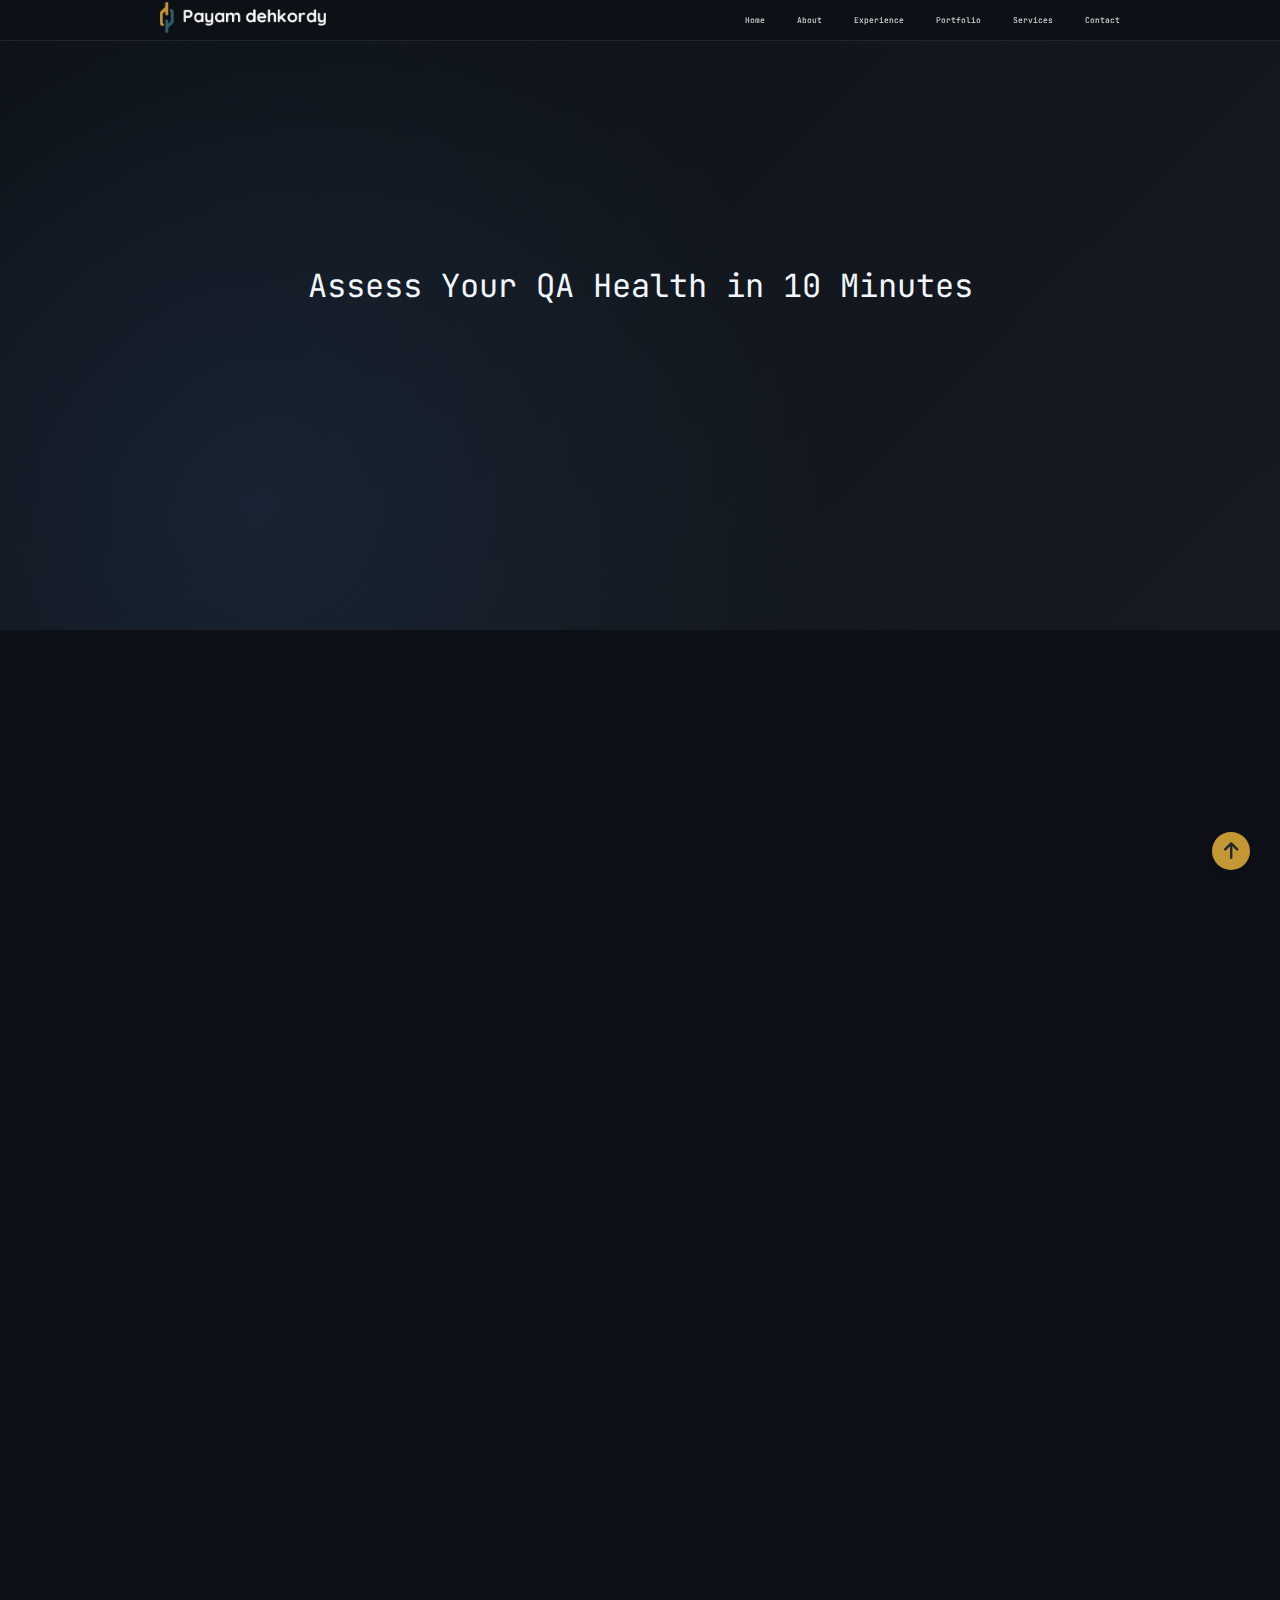
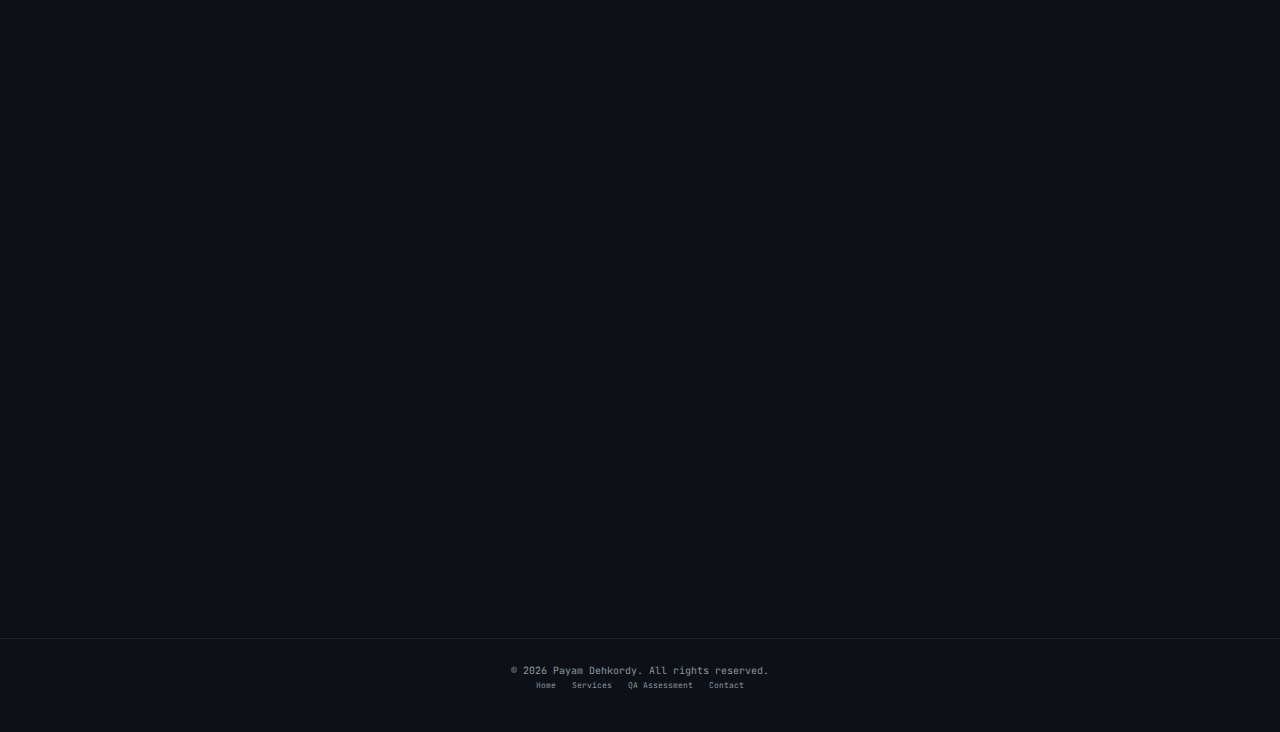
<file: services/qa-scorecard.html>
<!DOCTYPE html>
<html lang="en">
<head>
    <script>
        if ('scrollRestoration' in history) {
            history.scrollRestoration = 'manual';
        }
        window.scrollTo(0,0);
    </script>
    <meta charset="UTF-8">
    <meta name="viewport" content="width=device-width, initial-scale=1.0">
    <title>Free QA Health Scorecard - Assess Your QA Maturity | Payam Dehkordy</title>
    
    <!-- Meta Description -->
    <meta name="description" content="Assess your QA maturity in 10 minutes. Answer 10 questions and get instant results with personalized recommendations. No email required.">
    
    <!-- Open Graph / Facebook -->
    <meta property="og:type" content="website">
    <meta property="og:url" content="https://www.payam-dehkordy.com/services/qa-scorecard.html">
    <meta property="og:title" content="Free QA Health Scorecard - Assess Your QA Maturity">
    <meta property="og:description" content="Assess your QA maturity in 10 minutes. Answer 10 questions and get instant results.">
    <meta property="og:image" content="https://www.payam-dehkordy.com/assets/Logo/logo-full.svg">
    
    <!-- Twitter -->
    <meta property="twitter:card" content="summary_large_image">
    <meta property="twitter:url" content="https://www.payam-dehkordy.com/services/qa-scorecard.html">
    <meta property="twitter:title" content="Free QA Health Scorecard - Assess Your QA Maturity">
    <meta property="twitter:description" content="Assess your QA maturity in 10 minutes. Answer 10 questions and get instant results.">
    <meta property="twitter:image" content="https://www.payam-dehkordy.com/assets/Logo/logo-full.svg">
    
    <!-- Additional SEO -->
    <meta name="keywords" content="QA Health Scorecard, QA Assessment, Test Automation Assessment, QA Maturity, QA Metrics, QA Evaluation">
    <meta name="author" content="Payam Dehkordy">
    <meta name="robots" content="index, follow">
    <link rel="canonical" href="https://www.payam-dehkordy.com/services/qa-scorecard.html">
    
    <link rel="icon" type="image/svg+xml" href="../assets/Logo/Logo.svg">
    <link rel="stylesheet" href="../styles.css">
    <link rel="stylesheet" href="qa-scorecard.css">
    <link href="https://cdnjs.cloudflare.com/ajax/libs/font-awesome/6.0.0/css/all.min.css" rel="stylesheet">
    <link href="https://fonts.googleapis.com/css2?family=JetBrains+Mono:wght@300;400;500&display=swap" rel="stylesheet">
</head>
<body>
    <!-- Navigation -->
    <nav class="navbar">
        <div class="nav-container">
            <div class="nav-logo">
                <a href="../index.html">
                    <img src="../assets/Logo/logo-full.svg" alt="Payam Dehkordy Logo" class="logo-image">
                </a>
            </div>
            <ul class="nav-menu">
                <li class="nav-item">
                    <a href="../index.html#home" class="nav-link">Home</a>
                </li>
                <li class="nav-item">
                    <a href="../index.html#about" class="nav-link">About</a>
                </li>
                <li class="nav-item">
                    <a href="../index.html#experience" class="nav-link">Experience</a>
                </li>
                <li class="nav-item">
                    <a href="../index.html#portfolio" class="nav-link">Portfolio</a>
                </li>
                <li class="nav-item">
                    <a href="qa-retainer.html" class="nav-link">Services</a>
                </li>
                <li class="nav-item">
                    <a href="../index.html#contact" class="nav-link">Contact</a>
                </li>
            </ul>
            <div class="hamburger">
                <span class="bar"></span>
                <span class="bar"></span>
                <span class="bar"></span>
            </div>
        </div>
    </nav>

    <!-- Hero Section -->
    <section class="scorecard-hero">
        <div class="container">
            <div class="hero-content">
                <h1>Assess Your QA Health in 10 Minutes</h1>
                <p class="hero-subtitle">Answer 10 questions about your QA practices and get instant results with personalized recommendations. No email required.</p>
            </div>
        </div>
    </section>

    <!-- Questionnaire Section -->
    <section class="questionnaire-section">
        <div class="container">
            <div class="questionnaire-wrapper">
                <!-- Questions -->
                <form id="qaQuestionnaire" class="questionnaire-form">
                    <!-- Progress Bar (moved dynamically above question in view) -->
                    <div class="progress-container">
                        <div class="progress-bar">
                            <div class="progress-fill" id="progressFill"></div>
                        </div>
                        <p class="progress-text"><span id="answeredCount">0</span> / 10 questions answered</p>
                    </div>

                    <!-- Question 1 -->
                    <div class="question-card" data-question="1">
                        <div class="question-header">
                            <span class="question-number">1</span>
                            <h3 class="question-title">Test Coverage & Automation</h3>
                        </div>
                        <p class="question-text">What percentage of your critical user flows and APIs are covered by automated tests?</p>
                        <div class="options-group">
                            <label class="option-label">
                                <input type="radio" name="q1" value="1" required>
                                <span class="option-text"><strong>1</strong> - 0-20% coverage; mostly manual testing</span>
                            </label>
                            <label class="option-label">
                                <input type="radio" name="q1" value="2">
                                <span class="option-text"><strong>2</strong> - 21-40% coverage; some automation but inconsistent</span>
                            </label>
                            <label class="option-label">
                                <input type="radio" name="q1" value="3">
                                <span class="option-text"><strong>3</strong> - 41-60% coverage; core flows automated</span>
                            </label>
                            <label class="option-label">
                                <input type="radio" name="q1" value="4">
                                <span class="option-text"><strong>4</strong> - 61-80% coverage; comprehensive automation suite</span>
                            </label>
                            <label class="option-label">
                                <input type="radio" name="q1" value="5">
                                <span class="option-text"><strong>5</strong> - 81-100% coverage; full regression suite with edge cases</span>
                            </label>
                        </div>
                    </div>

                    <!-- Question 2 -->
                    <div class="question-card" data-question="2">
                        <div class="question-header">
                            <span class="question-number">2</span>
                            <h3 class="question-title">Defect Escape Rate</h3>
                        </div>
                        <p class="question-text">How often do bugs reach production that should have been caught in testing?</p>
                        <div class="options-group">
                            <label class="option-label">
                                <input type="radio" name="q2" value="1" required>
                                <span class="option-text"><strong>1</strong> - >20% of releases have production bugs; frequent hotfixes</span>
                            </label>
                            <label class="option-label">
                                <input type="radio" name="q2" value="2">
                                <span class="option-text"><strong>2</strong> - 15-20% escape rate; regular production issues</span>
                            </label>
                            <label class="option-label">
                                <input type="radio" name="q2" value="3">
                                <span class="option-text"><strong>3</strong> - 10-15% escape rate; occasional production bugs</span>
                            </label>
                            <label class="option-label">
                                <input type="radio" name="q2" value="4">
                                <span class="option-text"><strong>4</strong> - 5-10% escape rate; rare production issues</span>
                            </label>
                            <label class="option-label">
                                <input type="radio" name="q2" value="5">
                                <span class="option-text"><strong>5</strong> - <5% escape rate; production bugs are exceptional</span>
                            </label>
                        </div>
                    </div>

                    <!-- Question 3 -->
                    <div class="question-card" data-question="3">
                        <div class="question-header">
                            <span class="question-number">3</span>
                            <h3 class="question-title">Release Cadence & Confidence</h3>
                        </div>
                        <p class="question-text">How frequently can you release to production with confidence?</p>
                        <div class="options-group">
                            <label class="option-label">
                                <input type="radio" name="q3" value="1" required>
                                <span class="option-text"><strong>1</strong> - Releases are infrequent and risky; manual deployment only</span>
                            </label>
                            <label class="option-label">
                                <input type="radio" name="q3" value="2">
                                <span class="option-text"><strong>2</strong> - Monthly releases; significant manual effort; high anxiety</span>
                            </label>
                            <label class="option-label">
                                <input type="radio" name="q3" value="3">
                                <span class="option-text"><strong>3</strong> - Bi-weekly releases; some automation; moderate confidence</span>
                            </label>
                            <label class="option-label">
                                <input type="radio" name="q3" value="4">
                                <span class="option-text"><strong>4</strong> - Weekly releases; mostly automated; high confidence</span>
                            </label>
                            <label class="option-label">
                                <input type="radio" name="q3" value="5">
                                <span class="option-text"><strong>5</strong> - Multiple releases per week; fully automated; zero-downtime deploys</span>
                            </label>
                        </div>
                    </div>

                    <!-- Question 4 -->
                    <div class="question-card" data-question="4">
                        <div class="question-header">
                            <span class="question-number">4</span>
                            <h3 class="question-title">CI/CD Integration</h3>
                        </div>
                        <p class="question-text">How integrated is QA testing in your CI/CD pipeline?</p>
                        <div class="options-group">
                            <label class="option-label">
                                <input type="radio" name="q4" value="1" required>
                                <span class="option-text"><strong>1</strong> - No CI/CD; manual testing only; no automated gates</span>
                            </label>
                            <label class="option-label">
                                <input type="radio" name="q4" value="2">
                                <span class="option-text"><strong>2</strong> - Basic CI exists; tests run manually; no quality gates</span>
                            </label>
                            <label class="option-label">
                                <input type="radio" name="q4" value="3">
                                <span class="option-text"><strong>3</strong> - CI runs some tests; manual approval required; basic gates</span>
                            </label>
                            <label class="option-label">
                                <input type="radio" name="q4" value="4">
                                <span class="option-text"><strong>4</strong> - Automated test suite in CI; quality gates enforced; mostly automated</span>
                            </label>
                            <label class="option-label">
                                <input type="radio" name="q4" value="5">
                                <span class="option-text"><strong>5</strong> - Full test automation in pipeline; automated quality gates; self-service deploys</span>
                            </label>
                        </div>
                    </div>

                    <!-- Question 5 -->
                    <div class="question-card" data-question="5">
                        <div class="question-header">
                            <span class="question-number">5</span>
                            <h3 class="question-title">Test Data & Environment Management</h3>
                        </div>
                        <p class="question-text">How reliable and accessible are your test environments and test data?</p>
                        <div class="options-group">
                            <label class="option-label">
                                <input type="radio" name="q5" value="1" required>
                                <span class="option-text"><strong>1</strong> - Environments are unstable; test data is manual/outdated; frequent blockers</span>
                            </label>
                            <label class="option-label">
                                <input type="radio" name="q5" value="2">
                                <span class="option-text"><strong>2</strong> - Environments exist but unreliable; test data requires manual setup</span>
                            </label>
                            <label class="option-label">
                                <input type="radio" name="q5" value="3">
                                <span class="option-text"><strong>3</strong> - Basic environments available; some test data automation; occasional issues</span>
                            </label>
                            <label class="option-label">
                                <input type="radio" name="q5" value="4">
                                <span class="option-text"><strong>4</strong> - Stable environments; automated test data provisioning; rare issues</span>
                            </label>
                            <label class="option-label">
                                <input type="radio" name="q5" value="5">
                                <span class="option-text"><strong>5</strong> - On-demand environments; fully automated test data; zero manual setup</span>
                            </label>
                        </div>
                    </div>

                    <!-- Question 6 -->
                    <div class="question-card" data-question="6">
                        <div class="question-header">
                            <span class="question-number">6</span>
                            <h3 class="question-title">Performance & Load Testing</h3>
                        </div>
                        <p class="question-text">How well do you test application performance and scalability?</p>
                        <div class="options-group">
                            <label class="option-label">
                                <input type="radio" name="q6" value="1" required>
                                <span class="option-text"><strong>1</strong> - No performance testing; issues discovered in production</span>
                            </label>
                            <label class="option-label">
                                <input type="radio" name="q6" value="2">
                                <span class="option-text"><strong>2</strong> - Ad-hoc performance checks; no baseline or monitoring</span>
                            </label>
                            <label class="option-label">
                                <input type="radio" name="q6" value="3">
                                <span class="option-text"><strong>3</strong> - Basic performance tests; some monitoring; reactive approach</span>
                            </label>
                            <label class="option-label">
                                <input type="radio" name="q6" value="4">
                                <span class="option-text"><strong>4</strong> - Regular performance testing; defined baselines; proactive monitoring</span>
                            </label>
                            <label class="option-label">
                                <input type="radio" name="q6" value="5">
                                <span class="option-text"><strong>5</strong> - Continuous performance testing; automated baselines; predictive scaling</span>
                            </label>
                        </div>
                    </div>

                    <!-- Question 7 -->
                    <div class="question-card" data-question="7">
                        <div class="question-header">
                            <span class="question-number">7</span>
                            <h3 class="question-title">QA Metrics & Visibility</h3>
                        </div>
                        <p class="question-text">How well do you track and communicate QA metrics to stakeholders?</p>
                        <div class="options-group">
                            <label class="option-label">
                                <input type="radio" name="q7" value="1" required>
                                <span class="option-text"><strong>1</strong> - No metrics tracked; quality is unknown; reactive reporting</span>
                            </label>
                            <label class="option-label">
                                <input type="radio" name="q7" value="2">
                                <span class="option-text"><strong>2</strong> - Basic metrics (bug count); manual tracking; inconsistent reporting</span>
                            </label>
                            <label class="option-label">
                                <input type="radio" name="q7" value="3">
                                <span class="option-text"><strong>3</strong> - Some metrics tracked; basic dashboards; periodic reports</span>
                            </label>
                            <label class="option-label">
                                <input type="radio" name="q7" value="4">
                                <span class="option-text"><strong>4</strong> - Comprehensive metrics; real-time dashboards; regular stakeholder updates</span>
                            </label>
                            <label class="option-label">
                                <input type="radio" name="q7" value="5">
                                <span class="option-text"><strong>5</strong> - Full QA health dashboard; automated reporting; predictive insights</span>
                            </label>
                        </div>
                    </div>

                    <!-- Question 8 -->
                    <div class="question-card" data-question="8">
                        <div class="question-header">
                            <span class="question-number">8</span>
                            <h3 class="question-title">Cross-Browser & Device Testing</h3>
                        </div>
                        <p class="question-text">How well do you test across different browsers, devices, and platforms?</p>
                        <div class="options-group">
                            <label class="option-label">
                                <input type="radio" name="q8" value="1" required>
                                <span class="option-text"><strong>1</strong> - Testing on one browser/device only; production issues on other platforms</span>
                            </label>
                            <label class="option-label">
                                <input type="radio" name="q8" value="2">
                                <span class="option-text"><strong>2</strong> - Manual testing on 2-3 browsers; inconsistent coverage</span>
                            </label>
                            <label class="option-label">
                                <input type="radio" name="q8" value="3">
                                <span class="option-text"><strong>3</strong> - Some automated cross-browser testing; basic device coverage</span>
                            </label>
                            <label class="option-label">
                                <input type="radio" name="q8" value="4">
                                <span class="option-text"><strong>4</strong> - Automated cross-browser suite; multiple device testing; good coverage</span>
                            </label>
                            <label class="option-label">
                                <input type="radio" name="q8" value="5">
                                <span class="option-text"><strong>5</strong> - Comprehensive cross-platform automation; cloud device farm; full coverage</span>
                            </label>
                        </div>
                    </div>

                    <!-- Question 9 -->
                    <div class="question-card" data-question="9">
                        <div class="question-header">
                            <span class="question-number">9</span>
                            <h3 class="question-title">Test Maintenance & Technical Debt</h3>
                        </div>
                        <p class="question-text">How maintainable is your test suite? How often do tests break due to flakiness or outdated code?</p>
                        <div class="options-group">
                            <label class="option-label">
                                <input type="radio" name="q9" value="1" required>
                                <span class="option-text"><strong>1</strong> - High test maintenance burden; frequent flaky tests; significant technical debt</span>
                            </label>
                            <label class="option-label">
                                <input type="radio" name="q9" value="2">
                                <span class="option-text"><strong>2</strong> - Regular test failures; manual fixes required; growing debt</span>
                            </label>
                            <label class="option-label">
                                <input type="radio" name="q9" value="3">
                                <span class="option-text"><strong>3</strong> - Some flaky tests; moderate maintenance; manageable debt</span>
                            </label>
                            <label class="option-label">
                                <input type="radio" name="q9" value="4">
                                <span class="option-text"><strong>4</strong> - Stable test suite; low maintenance; minimal technical debt</span>
                            </label>
                            <label class="option-label">
                                <input type="radio" name="q9" value="5">
                                <span class="option-text"><strong>5</strong> - Self-maintaining tests; automated refactoring; zero technical debt</span>
                            </label>
                        </div>
                    </div>

                    <!-- Question 10 -->
                    <div class="question-card" data-question="10">
                        <div class="question-header">
                            <span class="question-number">10</span>
                            <h3 class="question-title">Team Enablement & Knowledge Sharing</h3>
                        </div>
                        <p class="question-text">How well is QA knowledge shared across the team? Can developers run and write tests?</p>
                        <div class="options-group">
                            <label class="option-label">
                                <input type="radio" name="q10" value="1" required>
                                <span class="option-text"><strong>1</strong> - QA knowledge siloed; developers can't run tests; no documentation</span>
                            </label>
                            <label class="option-label">
                                <input type="radio" name="q10" value="2">
                                <span class="option-text"><strong>2</strong> - Limited knowledge sharing; developers need help; minimal docs</span>
                            </label>
                            <label class="option-label">
                                <input type="radio" name="q10" value="3">
                                <span class="option-text"><strong>3</strong> - Some documentation; developers can run tests with guidance</span>
                            </label>
                            <label class="option-label">
                                <input type="radio" name="q10" value="4">
                                <span class="option-text"><strong>4</strong> - Good documentation; developers can write basic tests; regular knowledge sharing</span>
                            </label>
                            <label class="option-label">
                                <input type="radio" name="q10" value="5">
                                <span class="option-text"><strong>5</strong> - Full team enablement; developers own test quality; continuous learning culture</span>
                            </label>
                        </div>
                    </div>
                </form>
            </div>
        </div>
    </section>

    <!-- Results Section (Hidden until all questions answered) -->
    <section class="results-section" id="resultsSection" style="display: none;">
        <div class="container">
            <div class="results-wrapper">
                <h2 class="results-title">Your QA Health Score</h2>
                <div class="score-display">
                    <div class="score-circle">
                        <span class="score-number" id="totalScore">0</span>
                        <span class="score-total">/ 50</span>
                    </div>
                    <div class="score-average">
                        <span id="averageScore">0.0</span> / 5.0 average
                    </div>
                </div>
                <div class="score-status" id="scoreStatus"></div>
                <div class="recommendations" id="recommendations"></div>
                
                <!-- Optional Email Capture -->
                <div class="email-optional">
                    <p>Want a detailed PDF report with action plan? (Optional)</p>
                    <form id="emailForm" class="email-form-optional">
                        <input type="email" name="email" id="emailInput" placeholder="Enter your email (optional)">
                        <button type="submit" class="btn-submit-optional">Get Detailed Report</button>
                    </form>
                    <p class="email-note">No spam. Unsubscribe anytime.</p>
                </div>

                <!-- CTA Buttons -->
                <div class="results-cta">
                    <a href="qa-retainer.html" class="btn-cta-primary">Explore QA Services</a>
                    <a href="https://calendly.com/payam-dehkordy/15min" target="_blank" class="btn-cta-secondary">Book Free Consultation</a>
                </div>
            </div>
        </div>
    </section>

    <!-- Footer -->
    <footer class="footer">
        <div class="container">
            <p>&copy; 2026 Payam Dehkordy. All rights reserved.</p>
            <div class="footer-links">
                <a href="../index.html">Home</a>
                <a href="qa-retainer.html">Services</a>
                <a href="qa-scorecard.html">QA Assessment</a>
                <a href="../index.html#contact">Contact</a>
            </div>
        </div>
    </footer>

    <script src="../script.js"></script>
    <script src="qa-scorecard.js"></script>
</body>
</html>
</file>
<file: services/qa-retainer.css>
/* QA Retainer Service Page Styles */

/* Offer Page Specific Styles */
.offer-hero {
    min-height: 70vh;
    display: flex;
    align-items: center;
    background: linear-gradient(135deg, #0d1117 0%, #161b22 100%);
    color: #e6e6e6;
    position: relative;
    overflow: hidden;
    padding: 80px 0 40px;
}

.offer-hero::before {
    content: '';
    position: absolute;
    top: 0;
    left: 0;
    right: 0;
    bottom: 0;
    background: radial-gradient(circle at 20% 80%, rgba(88, 166, 255, 0.1) 0%, transparent 50%);
    z-index: 1;
}

.offer-hero-content {
    max-width: 1000px;
    margin: 0 auto;
    padding: 0 20px;
    position: relative;
    z-index: 2;
    text-align: center;
}

.offer-hero h1 {
    font-size: 2rem;
    font-weight: 400;
    margin-bottom: 1rem;
    line-height: 1.3;
    color: #f0f6fc;
}

.offer-hero h2 {
    font-size: 1rem;
    font-weight: 300;
    margin-bottom: 2rem;
    color: #8b949e;
    line-height: 1.6;
    max-width: 700px;
    margin-left: auto;
    margin-right: auto;
}

.offer-hero .hero-buttons {
    justify-content: center;
}

.transformation-section {
    padding: 60px 0;
    background: #0d1117;
}

.transformation-section .container {
    max-width: 1000px;
    margin: 0 auto;
    padding: 0 20px;
}

.transformation-section h2 {
    font-size: 1.4rem;
    font-weight: 400;
    margin-bottom: 3rem;
    text-align: center;
    color: #f0f6fc;
}

.transformation-grid {
    display: grid;
    grid-template-columns: repeat(auto-fit, minmax(300px, 1fr));
    gap: 24px;
    margin-bottom: 40px;
}

.transformation-card {
    background: #161b22;
    border: 1px solid #21262d;
    border-radius: 8px;
    padding: 24px;
    transition: all 0.3s ease;
}

.transformation-card:hover {
    border-color: #c29734;
    transform: translateY(-2px);
    box-shadow: 0 8px 32px rgba(0, 0, 0, 0.3);
}

.transformation-card h3 {
    font-size: 0.9rem;
    font-weight: 400;
    margin-bottom: 16px;
    color: #c29734;
}

.transformation-before-after {
    display: grid;
    grid-template-columns: 1fr 1fr;
    gap: 16px;
    margin-bottom: 16px;
}

.transformation-before,
.transformation-after {
    padding: 12px;
    border-radius: 6px;
}

.transformation-before {
    background: rgba(239, 68, 68, 0.1);
    border: 1px solid rgba(239, 68, 68, 0.3);
}

.transformation-after {
    background: rgba(16, 185, 129, 0.1);
    border: 1px solid rgba(16, 185, 129, 0.3);
}

.transformation-before h4,
.transformation-after h4 {
    font-size: 0.7rem;
    font-weight: 400;
    margin-bottom: 8px;
    text-transform: uppercase;
    letter-spacing: 0.5px;
}

.transformation-before h4 {
    color: #f87171;
}

.transformation-after h4 {
    color: #34d399;
}

.transformation-before p,
.transformation-after p {
    font-size: 8px;
    line-height: 1.6;
    color: #8b949e;
}

.transformation-data {
    font-size: 8px;
    color: #c29734;
    font-weight: 400;
    padding-top: 12px;
    border-top: 1px solid #21262d;
}

.trust-section {
    padding: 60px 0;
    background: #161b22;
    text-align: center;
}

.trust-section .container {
    max-width: 1000px;
    margin: 0 auto;
    padding: 0 20px;
}

.trust-section p {
    font-size: 0.9rem;
    color: #8b949e;
    line-height: 1.8;
    max-width: 700px;
    margin: 0 auto 2rem;
}

.cta-section {
    padding: 60px 0;
    background: #0d1117;
    text-align: center;
}

.cta-section .container {
    max-width: 1000px;
    margin: 0 auto;
    padding: 0 20px;
}

.cta-section h2 {
    font-size: 1.4rem;
    font-weight: 400;
    margin-bottom: 1rem;
    color: #f0f6fc;
}

.cta-section p {
    font-size: 9px;
    color: #8b949e;
    margin-bottom: 2rem;
}

.btn-gold {
    background: #C29734 !important;
    color: #23272f !important;
    border: 1px solid #C29734 !important;
}

.btn-gold:hover {
    background: #d4a842 !important;
    border-color: #d4a842 !important;
    transform: translateY(-1px);
    box-shadow: 0 4px 12px rgba(194, 151, 52, 0.3);
}

@media (max-width: 768px) {
    .offer-hero h1 {
        font-size: 1.4rem;
    }
    
    .offer-hero h2 {
        font-size: 0.8rem;
    }
    
    .transformation-grid {
        grid-template-columns: 1fr;
    }
    
    .transformation-before-after {
        grid-template-columns: 1fr;
    }
}
</file>
<file: services/qa-scorecard.css>
/* QA Scorecard Interactive Questionnaire - Matching Design System */

.scorecard-hero {
    min-height: 70vh;
    display: flex;
    align-items: center;
    background: linear-gradient(135deg, #0d1117 0%, #161b22 100%);
    color: #e6e6e6;
    position: relative;
    overflow: hidden;
    padding: 80px 0 40px;
}

.scorecard-hero::before {
    content: '';
    position: absolute;
    top: 0;
    left: 0;
    right: 0;
    bottom: 0;
    background: radial-gradient(circle at 20% 80%, rgba(88, 166, 255, 0.1) 0%, transparent 50%);
    z-index: 1;
}

.scorecard-hero .container {
    max-width: 1000px;
    margin: 0 auto;
    padding: 0 20px;
    position: relative;
    z-index: 2;
}

.hero-content {
    text-align: center;
}

.hero-content h1 {
    font-size: 2rem;
    font-weight: 400;
    color: #f0f6fc;
    margin-bottom: 1rem;
    line-height: 1.3;
}

.hero-subtitle {
    font-size: 1rem;
    font-weight: 300;
    color: #8b949e;
    margin-bottom: 2rem;
    line-height: 1.6;
    max-width: 700px;
    margin-left: auto;
    margin-right: auto;
}

/* Questionnaire Section */
.questionnaire-section {
    padding: 60px 0;
    background: #0d1117;
}

.questionnaire-section .container {
    max-width: 1000px;
    margin: 0 auto;
    padding: 0 20px;
}

.questionnaire-wrapper {
    max-width: 800px;
    margin: 0 auto;
    position: relative;
}

/* Progress Bar */
.progress-container {
    position: relative;
    background: #0d1117;
    padding: 20px 0 16px;
    margin: 0;
    width: 100%;
    box-shadow: 0 2px 8px rgba(0, 0, 0, 0.2);
    will-change: transform;
    transition: opacity 0.15s ease;
}

.progress-slot {
    height: var(--progress-slot-height, 72px);
    margin: 0 0 16px;
}

.questionnaire-section {
    position: relative;
}

.questionnaire-form {
    padding-top: 0;
    position: relative;
}

.progress-bar {
    width: 100%;
    height: 4px;
    background: #21262d;
    border-radius: 2px;
    overflow: hidden;
    margin-bottom: 12px;
}

.progress-fill {
    height: 100%;
    background: #c29734;
    width: 0%;
    transition: width 0.3s ease;
    border-radius: 2px;
}

.progress-text {
    font-size: 8px;
    color: #8b949e;
    text-align: center;
}

/* Question Cards */
.question-card {
    background: #161b22;
    border: 1px solid #21262d;
    border-radius: 8px;
    padding: 24px;
    margin-bottom: 24px;
    transition: all 0.3s ease;
    position: relative;
    z-index: 1;
}

.question-card:hover {
    border-color: #30363d;
}

.question-card.answered {
    border-color: #c29734;
}

.question-header {
    display: flex;
    align-items: center;
    gap: 12px;
    margin-bottom: 16px;
}

.question-number {
    width: 32px;
    height: 32px;
    background: #c29734;
    color: #23272f;
    border-radius: 50%;
    display: flex;
    align-items: center;
    justify-content: center;
    font-size: 0.9rem;
    font-weight: 400;
    font-family: 'JetBrains Mono', 'Fira Code', 'Consolas', monospace;
    flex-shrink: 0;
}

.question-title {
    font-size: 0.9rem;
    font-weight: 400;
    color: #f0f6fc;
    margin: 0;
}

.question-text {
    font-size: 8px;
    color: #8b949e;
    margin-bottom: 16px;
    line-height: 1.6;
}

/* Options */
.options-group {
    display: flex;
    flex-direction: column;
    gap: 8px;
}

.option-label {
    display: flex;
    align-items: flex-start;
    gap: 10px;
    padding: 12px;
    background: #0d1117;
    border: 1px solid #21262d;
    border-radius: 6px;
    cursor: pointer;
    transition: all 0.3s ease;
}

.option-label:hover {
    border-color: #30363d;
    background: #161b22;
}

.option-label input[type="radio"] {
    margin-top: 2px;
    cursor: pointer;
    flex-shrink: 0;
}

.option-label input[type="radio"]:checked + .option-text {
    color: #c29734;
}

.option-label:has(input[type="radio"]:checked) {
    border-color: #c29734;
    background: rgba(194, 151, 52, 0.1);
}

.option-text {
    font-size: 8px;
    color: #8b949e;
    line-height: 1.6;
    flex: 1;
}

.option-text strong {
    color: #c29734;
    font-weight: 400;
}

/* Results Section */
.results-section {
    padding: 60px 0;
    background: #161b22;
    border-top: 1px solid #21262d;
}

.results-section .container {
    max-width: 1000px;
    margin: 0 auto;
    padding: 0 20px;
}

.results-wrapper {
    max-width: 700px;
    margin: 0 auto;
    text-align: center;
}

.results-title {
    font-size: 1.4rem;
    font-weight: 400;
    color: #f0f6fc;
    margin-bottom: 2rem;
}

.score-display {
    margin-bottom: 2rem;
}

.score-circle {
    display: inline-flex;
    align-items: baseline;
    gap: 8px;
    margin-bottom: 12px;
}

.score-number {
    font-size: 3rem;
    font-weight: 400;
    color: #c29734;
    font-family: 'JetBrains Mono', 'Fira Code', 'Consolas', monospace;
}

.score-total {
    font-size: 1.4rem;
    color: #8b949e;
}

.score-average {
    font-size: 0.9rem;
    color: #8b949e;
}

.score-status {
    font-size: 1rem;
    font-weight: 400;
    padding: 16px 24px;
    border-radius: 8px;
    margin-bottom: 2rem;
    border: 1px solid;
}

.score-status.critical {
    background: rgba(239, 68, 68, 0.1);
    border-color: rgba(239, 68, 68, 0.3);
    color: #f87171;
}

.score-status.major {
    background: rgba(251, 191, 36, 0.1);
    border-color: rgba(251, 191, 36, 0.3);
    color: #fbbf24;
}

.score-status.good {
    background: rgba(59, 130, 246, 0.1);
    border-color: rgba(59, 130, 246, 0.3);
    color: #60a5fa;
}

.score-status.excellent {
    background: rgba(16, 185, 129, 0.1);
    border-color: rgba(16, 185, 129, 0.3);
    color: #34d399;
}

.recommendations {
    background: #0d1117;
    border: 1px solid #21262d;
    border-radius: 8px;
    padding: 24px;
    margin-bottom: 2rem;
    text-align: left;
}

.recommendations h3 {
    font-size: 0.9rem;
    font-weight: 400;
    color: #c29734;
    margin-bottom: 12px;
}

.recommendations ul {
    list-style: none;
    padding: 0;
    margin: 0 0 16px 0;
}

.recommendations li {
    font-size: 8px;
    color: #8b949e;
    line-height: 1.6;
    margin-bottom: 8px;
    padding-left: 16px;
    position: relative;
}

.recommendations li::before {
    content: '•';
    position: absolute;
    left: 0;
    color: #c29734;
}

.recommendations p {
    font-size: 8px;
    color: #8b949e;
    line-height: 1.6;
    margin: 0;
}

.recommendations a {
    color: #c29734;
    text-decoration: none;
}

.recommendations a:hover {
    text-decoration: underline;
}

/* Optional Email Form */
.email-optional {
    background: #0d1117;
    border: 1px solid #21262d;
    border-radius: 8px;
    padding: 24px;
    margin-bottom: 2rem;
}

.email-optional > p {
    font-size: 8px;
    color: #8b949e;
    margin-bottom: 12px;
}

.email-form-optional {
    display: flex;
    gap: 8px;
    margin-bottom: 8px;
}

.email-form-optional input[type="email"] {
    flex: 1;
    background: #161b22;
    border: 1px solid #21262d;
    border-radius: 6px;
    padding: 5px 12px;
    font-size: 8px;
    color: #f0f6fc;
    font-family: 'JetBrains Mono', 'Fira Code', 'Consolas', monospace;
}

.email-form-optional input[type="email"]:focus {
    outline: none;
    border-color: #c29734;
}

.btn-submit-optional {
    background: #c29734;
    color: #23272f;
    border: 1px solid #c29734;
    border-radius: 6px;
    padding: 5px 12px;
    font-size: 8px;
    font-weight: 400;
    font-family: 'JetBrains Mono', 'Fira Code', 'Consolas', monospace;
    cursor: pointer;
    transition: all 0.3s ease;
}

.btn-submit-optional:hover {
    background: #d4a842;
    border-color: #d4a842;
}

.email-note {
    font-size: 7px;
    color: #6e7681;
    margin: 0;
}

/* CTA Buttons */
.results-cta {
    display: flex;
    gap: 12px;
    justify-content: center;
    flex-wrap: wrap;
}

.btn-cta-primary,
.btn-cta-secondary {
    padding: 5px 12px;
    border: 1px solid;
    border-radius: 6px;
    font-size: 8px;
    font-weight: 400;
    text-decoration: none;
    transition: all 0.3s ease;
    font-family: 'JetBrains Mono', 'Fira Code', 'Consolas', monospace;
    display: inline-block;
}

.btn-cta-primary {
    background: #c29734;
    color: #23272f;
    border-color: #c29734;
}

.btn-cta-primary:hover {
    background: #d4a842;
    border-color: #d4a842;
    transform: translateY(-1px);
}

.btn-cta-secondary {
    background: transparent;
    color: #e6e6e6;
    border-color: #30363d;
}

.btn-cta-secondary:hover {
    background: #21262d;
    border-color: #c29734;
    color: #c29734;
}

/* Responsive Design */
@media (max-width: 768px) {
    .scorecard-hero {
        padding: 80px 0 40px;
        min-height: 60vh;
    }

    .hero-content h1 {
        font-size: 1.4rem;
    }

    .hero-subtitle {
        font-size: 0.9rem;
    }

    .progress-container {
        padding: 16px 0 12px;
    }

    .question-card {
        padding: 20px;
    }

    .question-title {
        font-size: 0.8rem;
    }

    .score-number {
        font-size: 2.5rem;
    }

    .email-form-optional {
        flex-direction: column;
    }

    .btn-submit-optional {
        width: 100%;
    }

    .results-cta {
        flex-direction: column;
    }

    .btn-cta-primary,
    .btn-cta-secondary {
        width: 100%;
        text-align: center;
    }
}
</file>
<file: styles.css>
/* Reset and Base Styles */
* {
    margin: 0;
    padding: 0;
    box-sizing: border-box;
}

html {
    scroll-behavior: smooth;
}

body {
    font-family: 'JetBrains Mono', 'Fira Code', 'Consolas', 'Monaco', monospace;
    line-height: 1.6;
    color: #e6e6e6;
    background-color: #0d1117;
    font-size: 10px;
}

.container {
    max-width: 1000px;
    margin: 0 auto;
    padding: 0 20px;
}

.experience-sidebar .container {
    padding: 1.5rem 20px;
}

/* Navigation */
.navbar {
    position: fixed;
    top: 0;
    width: 100%;
    background: rgba(13, 17, 23, 0.95);
    backdrop-filter: blur(10px);
    z-index: 1000;
    transition: all 0.3s ease;
    border-bottom: 1px solid #21262d;
}

.nav-container {
    max-width: 1000px;
    margin: 0 auto;
    padding: 0 20px;
    display: flex;
    justify-content: space-between;
    align-items: center;
    height: 40px;
}

.nav-logo {
    display: flex;
    align-items: center;
}

.nav-logo .logo-image {
    height: 32px;
    width: auto;
    object-fit: contain;
}

.nav-logo h2 {
    color: #c29734;
    font-weight: 400;
    font-size: 10px;
    letter-spacing: -0.5px;
}

.nav-menu {
    display: flex;
    list-style: none;
    gap: 2rem;
}

.nav-link {
    text-decoration: none;
    color: #e6e6e6;
    font-weight: 400;
    font-size: 8px;
    transition: color 0.3s ease;
    position: relative;
}

.nav-link:hover {
    color: #c29734;
}

.nav-link::after {
    content: '';
    position: absolute;
    bottom: -3px;
    left: 0;
    width: 0;
    height: 1px;
    background: #c29734;
    transition: width 0.3s ease;
}

.nav-link:hover::after {
    width: 100%;
}

.hamburger {
    display: none;
    flex-direction: column;
    cursor: pointer;
}

.bar {
    width: 20px;
    height: 2px;
    background: #e6e6e6;
    margin: 2px 0;
    transition: 0.3s;
}

/* Hero Section */
.hero {
    min-height: 100vh;
    display: flex;
    align-items: center;
    background: linear-gradient(135deg, #0d1117 0%, #161b22 100%);
    color: #e6e6e6;
    position: relative;
    overflow: hidden;
    width: 100%;
    position: relative;
    left: 0;
    right: 0;
}

.hero::before {
    content: '';
    position: absolute;
    top: 0;
    left: 0;
    right: 0;
    bottom: 0;
    background: radial-gradient(circle at 20% 80%, rgba(88, 166, 255, 0.1) 0%, transparent 50%);
    z-index: 1;
}

.hero-container {
    max-width: 1000px;
    margin: 0 auto;
    padding: 0 20px;
    display: flex;
    justify-content: center;
    align-items: center;
    position: relative;
    z-index: 2;
    width: 100%;
}

.hero-title {
    font-size: 1.4rem;
    font-weight: 300;
    margin-bottom: 0.5rem;
    line-height: 1.2;
    color: #f0f6fc;
}

.highlight {
    color: #C29734;
    font-weight: 400;
}

.code-symbol {
    color: #6e7681;
    font-weight: 300;
}

.hero-subtitle {
    font-size: 0.8rem;
    font-weight: 300;
    margin-bottom: 0.8rem;
    color: #8b949e;
    letter-spacing: 0.5px;
}

.hero-description {
    font-size: 9px;
    margin-bottom: 1.2rem;
    color: #8b949e;
    line-height: 1.7;
    max-width: 500px;
}

.hero-buttons {
    display: flex;
    gap: 1rem;
}

.btn {
    padding: 5px 12px;
    border: 1px solid #30363d;
    border-radius: 6px;
    font-weight: 400;
    text-decoration: none;
    transition: all 0.3s ease;
    cursor: pointer;
    display: inline-block;
    font-size: 8px;
    font-family: inherit;
}

.btn-primary {
    background: #345a6c;
    color: #f0f6fc;
    border-color: #345a6c;
}

.btn-primary:hover {
    background: #456d82;
    border-color: #456d82;
    transform: translateY(-1px);
}

.btn-secondary {
    background: transparent;
    color: #e6e6e6;
    border-color: #30363d;
}

.btn-secondary:hover {
    background: #21262d;
    border-color: #c29734;
    color: #c29734;
}

.hero-video {
    border-radius: 8px;
    overflow: hidden;
    box-shadow: 0 8px 32px rgba(0, 0, 0, 0.3);
    border: 1px solid #21262d;
}

.hero-video video {
    width: 100%;
    height: auto;
    display: block;
}

/* Section Styles */
section {
    padding: 20px 0;
    flex: 1;
    min-height: 0;
    overflow: hidden;
}

/* Portfolio section - extra bottom padding */
#portfolio {
    padding-bottom: 60px;
}

/* Blog section - extra top padding */
#blog {
    padding-top: 60px;
}

#about {
    flex: 0 0 auto;
    min-height: 0;
    padding-bottom: 40px;
}

#skills {
    flex: 1;
    min-height: 0;
    padding-top: 40px;
}

#experience {
  scroll-margin-top: 52px;
}

.section-title {
    text-align: center;
    font-size: 1.1rem;
    font-weight: 300;
    margin-bottom: 1.5rem;
    color: #f0f6fc;
    position: relative;
}

.section-title::after {
    content: '';
    position: absolute;
    bottom: -8px;
    left: 50%;
    transform: translateX(-50%);
    width: 40px;
    height: 2px;
    background: #c29734;
    border-radius: 1px;
}

/* About Section */
.about {
    background: #161b22;
}

.about-content {
    display: flex;
    flex-direction: column;
    align-items: center;
    text-align: center;
    gap: 2rem;
}

.about-text {
    text-align: center;
    max-width: 600px;
}

.about-text p {
    font-size: 9px;
    margin-bottom: 0.8rem;
    color: #8b949e;
    line-height: 1.7;
}

.about-stats {
    display: grid;
    grid-template-columns: repeat(3, 1fr);
    gap: 1.5rem;
    margin-top: 2rem;
}

.stat {
    text-align: center;
    padding: 1.2rem;
    background: #0d1117;
    border-radius: 8px;
    border: 1px solid #21262d;
}

.stat h3 {
    font-size: 1rem;
    font-weight: 300;
    color: #c29734;
    margin-bottom: 0.2rem;
}

.stat p {
    color: #8b949e;
    font-weight: 400;
    font-size: 7px;
}

.profile-img {
    width: 100%;
    border-radius: 8px;
    box-shadow: 0 8px 32px rgba(0, 0, 0, 0.3);
    border: 1px solid #21262d;
}

/* Main Layout */
.main-layout {
    display: grid;
    grid-template-columns: 1fr 450px;
    gap: 2rem;
    max-width: 1600px;
    margin: 0 auto;
    padding: 0 20px;
    align-items: stretch;
}

.main-content {
    min-width: 0;
    display: flex;
    flex-direction: column;
    height: 100%;
    overflow: hidden;
}

/* Experience Sidebar */
.experience-sidebar {
    position: relative;
    height: 100%;
    background: #161b22;
    border-radius: 0;
    border: none;
    padding: 0;
    margin: 0;
    box-shadow: 0 4px 6px rgba(0, 0, 0, 0.1);
    display: flex;
    flex-direction: column;
    overflow: hidden;
}

.sidebar-title {
    font-size: 0.8rem;
    font-weight: 600;
    color: #e6e6e6;
    margin-bottom: 1.5rem;
    text-align: center;
    position: relative;
}

.sidebar-title::after {
    content: '';
    position: absolute;
    bottom: -8px;
    left: 50%;
    transform: translateX(-50%);
    width: 40px;
    height: 2px;
    background: #c29734;
    border-radius: 1px;
}

/* Timeline Sidebar - Original Style */
.experience-timeline-sidebar {
    position: relative;
    max-width: 100%;
    margin: 0 auto;
}

.experience-timeline-sidebar::before {
    content: '';
    position: absolute;
    left: 50%;
    top: 0;
    bottom: 0;
    width: 1px;
    background: #21262d;
    transform: translateX(-50%);
}

.experience-item-sidebar {
    position: relative;
    margin-bottom: 2.5rem;
    width: 50%;
}

.experience-item-sidebar:nth-child(odd) {
    left: 0;
    padding-right: 1rem;
}

.experience-item-sidebar:nth-child(even) {
    left: 50%;
    padding-left: 1rem;
}

.experience-item-sidebar::before {
    content: '';
    position: absolute;
    top: 15px;
    width: 8px;
    height: 8px;
    background: #c29734;
    border-radius: 50%;
    border: 2px solid #161b22;
    z-index: 10;
}

.experience-item-sidebar:nth-child(odd)::before {
    right: -4px;
}

.experience-item-sidebar:nth-child(even)::before {
    left: -4px;
}

.company-logo-container {
    display: flex;
    justify-content: center;
    align-items: center;
    margin-bottom: 0.8rem;
    padding-top: 1rem;
    padding-bottom: 1rem;
    padding-left: 0.75rem;
    padding-right: 0.75rem;
    background: rgba(13, 17, 23, 0.8);
    border-radius: 6px;
    border: 1px solid #21262d;
    width: 100%;
}

.company-logo {
    height: 17px;
    width: auto;
    max-width: 100%;
    object-fit: contain;
    object-position: center;
    filter: brightness(0.9);
    transition: filter 0.3s ease;
}

.company-logo:hover {
    filter: brightness(1.1);
}

.experience-header-sidebar {
    background: #161b22;
    padding: 1.2rem;
    border-radius: 8px;
    border: 1px solid #21262d;
    margin-bottom: 0.8rem;
}

.experience-header-sidebar h4 {
    font-size: 0.7rem;
    font-weight: 400;
    color: #f0f6fc;
    margin-bottom: 0.2rem;
}

.company-sidebar {
    display: block;
    font-size: 0.6rem;
    color: #c29734;
    font-weight: 400;
    margin-bottom: 0.2rem;
}

.period-sidebar {
    display: block;
    font-size: 8px;
    color: #8b949e;
    font-weight: 400;
    margin-bottom: 0.1rem;
}

.experience-content-sidebar {
    background: #161b22;
    padding: 1.2rem;
    border-radius: 8px;
    border: 1px solid #21262d;
}

.experience-content-sidebar ul {
    list-style: none;
    padding: 0;
}

.experience-content-sidebar li {
    position: relative;
    padding-left: 0.8rem;
    margin-bottom: 0.4rem;
    color: #8b949e;
    line-height: 1.4;
    font-size: 8px;
}

.experience-content-sidebar li::before {
    content: '→';
    position: absolute;
    left: 0;
    color: #c29734;
    font-size: 10px;
}

/* Skills Section */
.skills {
    background: #161b22;
}

.skills-grid {
    display: grid;
    grid-template-columns: repeat(auto-fit, minmax(250px, 1fr));
    gap: 1.5rem;
}

.skill-category {
    background: #0d1117;
    padding: 1.5rem;
    border-radius: 8px;
    border: 1px solid #21262d;
    transition: transform 0.3s ease;
}

.skill-category:hover {
    transform: translateY(-2px);
    border-color: #30363d;
}

.skill-category h3 {
    font-size: 0.7rem;
    font-weight: 400;
    margin-bottom: 0.6rem;
    color: #f0f6fc;
}

.skill-items {
    display: flex;
    flex-wrap: wrap;
    gap: 0.5rem;
}

.skill-item {
    background: #21262d;
    color: #e6e6e6;
    padding: 0.2rem 0.5rem;
    border-radius: 4px;
    font-size: 7px;
    font-weight: 400;
    border: 1px solid #30363d;
}

/* Portfolio Section */
.portfolio {
    background: #0d1117;
}

.portfolio-filter {
    display: flex;
    justify-content: center;
    gap: 0.6rem;
    margin-bottom: 1.8rem;
    flex-wrap: wrap;
}

.filter-btn {
    padding: 6px 16px;
    border: 1px solid #30363d;
    background: #0d1117;
    color: #8b949e;
    border-radius: 4px;
    cursor: pointer;
    transition: all 0.3s ease;
    font-weight: 400;
    font-size: 12px;
    font-family: inherit;
}

.filter-btn.active,
.filter-btn:hover {
    background: #c29734;
    color: #0d1117;
    border-color: #c29734;
}

.portfolio-grid {
    display: grid;
    grid-template-columns: repeat(auto-fit, minmax(200px, 1fr));
    gap: 1rem;
}

.portfolio-item {
    background: #161b22;
    border-radius: 8px;
    overflow: hidden;
    border: 1px solid #21262d;
    transition: transform 0.3s ease;
}

.portfolio-item:hover {
    transform: translateY(-2px);
    border-color: #30363d;
}

.portfolio-image {
    height: 110px;
    overflow: hidden;
    background: #0d1117;
    display: flex;
    align-items: center;
    justify-content: center;
}

.portfolio-image img {
    width: 100%;
    height: 100%;
    object-fit: cover;
    transition: transform 0.3s ease;
}

/* Ensure full image visibility for specific portfolio items */
.portfolio-item[data-portfolio-id="maggy-beauty"] .portfolio-image img,
.portfolio-item[data-portfolio-id="sahakyan-law"] .portfolio-image img,
.portfolio-item[data-portfolio-id="daily-cups"] .portfolio-image img,
.portfolio-item[data-portfolio-id="goldenarms"] .portfolio-image img,
.portfolio-item[data-portfolio-id="robs-furniture"] .portfolio-image img,
.portfolio-item[data-portfolio-id="robs-rebrand"] .portfolio-image img,
.portfolio-item[data-portfolio-id="parsa-world-rebrand"] .portfolio-image img {
    object-fit: contain;
    background: #0d1117;
    padding: 0.5rem;
}

.portfolio-item:hover .portfolio-image img {
    transform: scale(1.02);
}

.portfolio-content {
    padding: 0.8rem;
}

.portfolio-content h3 {
    font-size: 0.5rem;
    font-weight: 400;
    margin-bottom: 0.2rem;
    color: #f0f6fc;
}

.portfolio-content p {
    color: #8b949e;
    margin-bottom: 0.4rem;
    line-height: 1.4;
    font-size: 5px;
}

.portfolio-link {
    color: #c29734;
    text-decoration: none;
    font-weight: 400;
    transition: color 0.3s ease;
    font-size: 5px;
}

.portfolio-link:hover {
    color: #79c0ff;
}

/* Portfolio View Details Button */
.portfolio-view-btn {
    background: rgba(194, 151, 52, 0.1);
    border: 1px solid #c29734;
    color: #c29734;
    padding: 0.5rem 1rem;
    border-radius: 4px;
    cursor: pointer;
    font-size: 5px;
    transition: all 0.3s ease;
    font-family: inherit;
    font-weight: 400;
}

.portfolio-view-btn:hover {
    background: rgba(194, 151, 52, 0.2);
    transform: translateY(-1px);
}

.portfolio-view-btn:active {
    transform: translateY(0);
}

/* Portfolio Details Section */
.portfolio-details-section {
    margin-top: 3rem;
    padding: 2rem;
    background: #161b22;
    border-radius: 8px;
    border: 1px solid #21262d;
    display: none;
    animation: fadeInUp 0.5s ease-out;
    position: relative;
}

.portfolio-details-section.active {
    display: block;
}

.portfolio-details-nav {
    display: flex;
    align-items: center;
    gap: 0.5rem;
    margin-bottom: 1.5rem;
    justify-content: flex-end;
}

.portfolio-nav-btn {
    background: rgba(194, 151, 52, 0.1);
    border: 1px solid #c29734;
    color: #c29734;
    padding: 0.4rem 0.8rem;
    border-radius: 4px;
    cursor: pointer;
    font-size: 5px;
    display: flex;
    align-items: center;
    gap: 0.3rem;
    transition: all 0.3s ease;
    font-family: inherit;
    font-weight: 400;
}

.portfolio-nav-btn:hover:not(:disabled) {
    background: rgba(194, 151, 52, 0.2);
    transform: translateY(-1px);
}

.portfolio-nav-btn:disabled {
    opacity: 0.4;
    cursor: not-allowed;
    border-color: #3d4449;
    color: #6e7681;
}

.portfolio-nav-btn i {
    font-size: 5px;
}

.portfolio-details-close {
    background: transparent;
    border: none;
    color: #8b949e;
    font-size: 1.5rem;
    cursor: pointer;
    width: 2rem;
    height: 2rem;
    display: flex;
    align-items: center;
    justify-content: center;
    border-radius: 4px;
    transition: all 0.3s ease;
    line-height: 1;
    margin-left: 0.5rem;
}

.portfolio-details-close:hover {
    color: #f0f6fc;
    background: rgba(255, 255, 255, 0.1);
}

@keyframes fadeInUp {
    from {
        opacity: 0;
        transform: translateY(20px);
    }
    to {
        opacity: 1;
        transform: translateY(0);
    }
}

#portfolio-details-content {
    color: #8b949e;
}

#portfolio-details-content h2 {
    color: #f0f6fc;
    font-size: 1rem;
    margin-bottom: 1rem;
    font-weight: 400;
    border-bottom: 1px solid #21262d;
    padding-bottom: 0.8rem;
}

#portfolio-details-content h3 {
    color: #c29734;
    font-size: 0.75rem;
    margin-top: 1.5rem;
    margin-bottom: 0.8rem;
    font-weight: 400;
}

#portfolio-details-content h3:first-of-type {
    margin-top: 1rem;
}

#portfolio-details-content p {
    color: #b1bac4;
    font-size: 0.55rem;
    line-height: 1.7;
    margin-bottom: 0.8rem;
}

#portfolio-details-content p strong {
    color: #c29734;
}

#portfolio-details-content ul {
    color: #b1bac4;
    font-size: 0.55rem;
    line-height: 1.9;
    margin-bottom: 1.5rem;
    padding-left: 1.5rem;
    list-style-type: disc;
}

#portfolio-details-content li {
    margin-bottom: 0.6rem;
}

#portfolio-details-content .platform-info {
    background: rgba(13, 17, 23, 0.5);
    padding: 1rem;
    border-radius: 6px;
    border: 1px solid #21262d;
    margin-bottom: 1.5rem;
}

#portfolio-details-content .platform-info p {
    margin-bottom: 0.5rem;
    color: #b1bac4;
    font-size: 0.55rem;
}

/* Details two-column layout */
.portfolio-details-grid {
    display: grid;
    grid-template-columns: 1fr 320px;
    gap: 1.5rem;
    align-items: stretch; /* make columns equal height */
}

.portfolio-details-left {
    min-width: 0;
}

.portfolio-details-right {
    min-width: 0;
    display: flex;
    align-items: stretch; /* fill column height */
}

@media (max-width: 768px) {
    .portfolio-details-grid {
        grid-template-columns: 1fr;
    }
    .portfolio-details-right {
        order: -1;
        margin-bottom: 1rem;
    }
    .portfolio-detail-image-container {
        height: auto; /* let it size naturally on mobile */
        max-height: none;
    }
}

.portfolio-detail-image-container {
    margin: 0 0 1.5rem 0;
    text-align: center;
    background: rgba(13, 17, 23, 0.5);
    padding: 1rem;
    border-radius: 6px;
    border: 1px solid #21262d;
    display: flex;
    align-items: center;
    justify-content: center;
    width: 100%;
    height: auto;
    max-height: none;
    overflow: hidden;
}

.portfolio-detail-image {
    max-width: 100%;
    max-height: 220px;
    width: auto;
    height: auto;
    border-radius: 4px;
    object-fit: contain;
}

/* Blog Section */
.blog {
    background: #161b22;
}

.blog-grid {
    display: grid;
    grid-template-columns: repeat(auto-fit, minmax(210px, 1fr));
    gap: 1rem;
}

.blog-post {
    background: #0d1117;
    border-radius: 8px;
    overflow: hidden;
    border: 1px solid #21262d;
    transition: transform 0.3s ease;
}

.blog-post:hover {
    transform: translateY(-2px);
    border-color: #30363d;
}

.blog-image {
    height: 110px;
    overflow: hidden;
    background: #161b22;
    display: flex;
    align-items: center;
    justify-content: center;
    color: #6e7681;
    font-size: 8px;
}

.blog-content {
    padding: 0.8rem;
}

.blog-content h3 {
    font-size: 0.7rem;
    font-weight: 400;
    margin-bottom: 0.3rem;
    color: #f0f6fc;
}

.blog-content p {
    color: #8b949e;
    margin-bottom: 0.6rem;
    line-height: 1.5;
    font-size: 8px;
}

.read-more {
    color: #c29734;
    text-decoration: none;
    font-weight: 400;
    transition: color 0.3s ease;
    font-size: 12px;
}

.read-more:hover {
    color: #79c0ff;
}

/* Contact Section */
.contact {
    background: #0d1117;
    width: 100%;
    position: relative;
    left: 0;
    right: 0;
}

.contact-container {
    max-width: 1200px;
    margin: 0 auto;
    padding: 90px 20px;
}

.contact-content {
    display: grid;
    grid-template-columns: 1fr 1fr;
    gap: 4.5rem;
}

.contact-info h3 {
    font-size: 1.2rem;
    font-weight: 400;
    margin-bottom: 0.75rem;
    color: #f0f6fc;
}

.contact-info p {
    color: #8b949e;
    margin-bottom: 1.5rem;
    line-height: 1.5;
    font-size: 12px;
}

.contact-details {
    margin-bottom: 2.25rem;
}

.contact-item {
    display: flex;
    align-items: center;
    gap: 0.9rem;
    margin-bottom: 0.9rem;
    color: #8b949e;
    font-size: 12px;
}

.contact-item i {
    color: #c29734;
    width: 24px;
    font-size: 18px;
}

.social-links {
    display: flex;
    gap: 0.8rem;
}

.social-link {
    display: flex;
    align-items: center;
    justify-content: center;
    width: 36px;
    height: 36px;
    background: #21262d;
    color: #e6e6e6;
    border-radius: 6px;
    text-decoration: none;
    transition: all 0.3s ease;
    border: 1px solid #30363d;
    font-size: 14px;
}

.social-link:hover {
    background: #c29734;
    color: #0d1117;
    border-color: #c29734;
}

.social-link-text {
    width: auto;
    padding: 0 12px;
    font-size: 12px;
    white-space: nowrap;
}

.contact-form {
    background: #161b22;
    padding: 2.25rem;
    border-radius: 8px;
    border: 1px solid #21262d;
}

.form-group {
    margin-bottom: 0.75rem;
}

.form-group input,
.form-group textarea {
    width: 100%;
    padding: 5px 10px;
    border: 1px solid #30363d;
    border-radius: 6px;
    font-size: 13px;
    transition: border-color 0.3s ease;
    font-family: inherit;
    background: #0d1117;
    color: #e6e6e6;
}

.form-group input:focus,
.form-group textarea:focus {
    outline: none;
    border-color: #c29734;
}

.form-group textarea {
    resize: vertical;
    min-height: 60px;
}

/* Footer */
.footer {
    background: #0d1117;
    color: #8b949e;
    text-align: center;
    padding: 1.5rem 0;
    border-top: 1px solid #21262d;
    width: 100%;
    position: relative;
    left: 0;
    right: 0;
}

.footer-content {
    max-width: 1200px;
    margin: 0 auto;
    padding: 0 20px;
}

.footer-content p {
    margin-bottom: 0.2rem;
    font-size: 8px;
}

.footer-links {
    display: flex;
    flex-wrap: wrap;
    justify-content: center;
    gap: 1rem;
    margin-bottom: 1rem;
}

.footer-links a {
    color: #8b949e;
    text-decoration: none;
    font-size: 8px;
    transition: color 0.3s ease;
}

.footer-links a:hover {
    color: #c29734;
}

.footer-contact {
    display: flex;
    flex-wrap: wrap;
    justify-content: center;
    align-items: center;
    gap: 0.5rem;
    margin-bottom: 1rem;
    font-size: 8px;
}

.footer-contact a {
    color: #8b949e;
    text-decoration: none;
    transition: color 0.3s ease;
}

.footer-contact a:hover {
    color: #c29734;
}

.footer-contact span {
    color: #21262d;
}

.footer-social {
    display: flex;
    justify-content: center;
    gap: 0.75rem;
    margin-bottom: 1rem;
}

.footer-social .social-link {
    color: #8b949e;
    font-size: 10px;
    transition: color 0.3s ease;
}

.footer-social .social-link:hover {
    color: #c29734;
}

/* Responsive Design */
/* Tablet and Medium Screens */
@media (max-width: 1024px) {
    .main-layout {
        grid-template-columns: 1fr 400px;
        gap: 1.5rem;
    }
    
    .container {
        padding: 0 15px;
    }
    
    .hero-container {
        padding: 0 15px;
    }
}

/* Mobile and Small Screens */
@media (max-width: 768px) {
    .hamburger {
        display: flex;
    }

    .nav-menu {
        position: fixed;
        left: -100%;
        top: 60px;
        flex-direction: column;
        background-color: #0d1117;
        width: 100%;
        text-align: center;
        transition: 0.3s;
        box-shadow: 0 10px 27px rgba(0, 0, 0, 0.3);
        padding: 1.5rem 0;
        border-top: 1px solid #21262d;
    }

    .nav-menu.active {
        left: 0;
    }

    .nav-menu li {
        margin: 0.8rem 0;
    }

    .hero-container {
        grid-template-columns: 1fr;
        text-align: center;
        gap: 2rem;
        padding: 0 15px;
    }

    .hero-title {
        font-size: 1.8rem;
    }

    .hero-buttons {
        justify-content: center;
        flex-wrap: wrap;
    }

    /* Ensure terminal text stays left-aligned on mobile */
    .hero .terminal {
        text-align: left !important;
    }

    .about-content {
        grid-template-columns: 1fr;
        gap: 2rem;
    }

    .about-stats {
        grid-template-columns: 1fr;
        gap: 1rem;
    }

    .contact-content {
        grid-template-columns: 1fr;
        gap: 3rem;
    }

    .contact-container {
        padding: 60px 15px;
    }

    .portfolio-filter {
        justify-content: center;
        flex-wrap: wrap;
    }

    .filter-btn {
        padding: 6px 12px;
        font-size: 11px;
        margin: 2px;
    }

    .portfolio-grid {
        grid-template-columns: 1fr;
        gap: 1rem;
    }

    .blog-grid {
        grid-template-columns: 1fr;
        gap: 1rem;
    }

    .skills-grid {
        grid-template-columns: 1fr;
        gap: 1rem;
    }

    /* Main Layout Mobile */
    .main-layout {
        grid-template-columns: 1fr;
        gap: 1rem;
        padding: 0 15px;
    }

    .experience-sidebar {
        position: static;
        margin-top: 0;
        order: 1;
        transform: none !important;
    }

    /* Timeline Sidebar Mobile */
    .experience-timeline-sidebar::before {
        left: 20px;
    }

    .experience-item-sidebar {
        width: 100%;
        left: 0 !important;
        padding-left: 2.5rem;
        padding-right: 0;
    }

    .experience-item-sidebar::before {
        left: calc(20px - 4px) !important;
        transform: none !important;
        right: auto !important;
    }

    /* Section padding adjustments */
    section {
        padding: 20px 0;
    }

    /* Portfolio section - extra bottom padding */
    #portfolio {
        padding-bottom: 40px;
    }

    /* Blog section - extra top padding */
    #blog {
        padding-top: 40px;
    }

    #about {
        padding-bottom: 20px;
    }

    #skills {
        padding-top: 20px;
    }
}

/* Extra Small Screens */
@media (max-width: 480px) {
    .nav-logo .logo-image {
        height: 24px;
    }

    .hero-title {
        font-size: 1.2rem;
    }

    .hero-subtitle {
        font-size: 0.7rem;
    }

    .hero-description {
        font-size: 8px;
    }

    .section-title {
        font-size: 1rem;
    }

    .hero-buttons {
        flex-direction: column;
        align-items: center;
        gap: 0.5rem;
    }

    .btn {
        width: 100%;
        max-width: 200px;
        padding: 4px 10px;
        font-size: 7px;
    }

    .container {
        padding: 0 10px;
    }

    .hero-container {
        padding: 0 10px;
    }

    .contact-container {
        padding: 45px 10px;
    }

    .main-layout {
        padding: 0 10px;
    }

    .experience-sidebar .container {
        padding: 1rem 10px;
    }

    .about-stats {
        grid-template-columns: 1fr;
        gap: 0.5rem;
    }

    .stat {
        padding: 0.8rem;
    }

    .stat h3 {
        font-size: 0.8rem;
    }

    .stat p {
        font-size: 6px;
    }

    .skill-category h3 {
        font-size: 0.6rem;
    }

    .skill-item {
        font-size: 6px;
        padding: 2px 6px;
    }

    .portfolio-content h3 {
        font-size: 0.4rem;
    }

    .portfolio-content p {
        font-size: 4px;
    }

    .blog-content h3 {
        font-size: 0.5rem;
    }

    .blog-content p {
        font-size: 6px;
    }

    .contact-info h3 {
        font-size: 1rem;
    }

    .contact-info p {
        font-size: 10px;
    }

    .contact-item {
        font-size: 10px;
    }

    .contact-item i {
        font-size: 15px;
    }

    .sidebar-title {
        font-size: 0.7rem;
    }

    .experience-header-sidebar h4 {
        font-size: 0.6rem;
    }

    .company-sidebar {
        font-size: 0.5rem;
    }

    .period-sidebar {
        font-size: 7px;
    }

    .experience-content-sidebar li {
        font-size: 7px;
    }

    /* Section padding for very small screens */
    section {
        padding: 15px 0;
    }

    /* Portfolio section - extra bottom padding */
    #portfolio {
        padding-bottom: 30px;
    }

    /* Blog section - extra top padding */
    #blog {
        padding-top: 30px;
    }

    #about {
        padding-bottom: 15px;
    }

    #skills {
        padding-top: 15px;
    }
}

/* Animation Classes */
.fade-in {
    opacity: 0;
    transform: translateY(20px);
    transition: all 0.6s ease;
}

.fade-in.visible {
    opacity: 1;
    transform: translateY(0);
}

.slide-in-left {
    opacity: 0;
    transform: translateX(-30px);
    transition: all 0.6s ease;
}

.slide-in-left.visible {
    opacity: 1;
    transform: translateX(0);
}

.slide-in-right {
    opacity: 0;
    transform: translateX(30px);
    transition: all 0.6s ease;
}

.slide-in-right.visible {
    opacity: 1;
    transform: translateX(0);
}

/* Code-like elements */
.code-block {
    background: #0d1117;
    border: 1px solid #21262d;
    border-radius: 6px;
    padding: 1rem;
    font-family: 'JetBrains Mono', monospace;
    font-size: 12px;
    color: #e6e6e6;
    overflow-x: auto;
}

.terminal {
    background: #0d1117;
    border: 1px solid #21262d;
    border-radius: 6px;
    padding: 1rem;
    font-family: 'JetBrains Mono', monospace;
    font-size: 12px;
    margin-top: 1.5rem;
    line-height: 1.6;
    text-align: left;
}

.terminal-line {
    color: #345a6c;
}

.terminal-output {
    color: #c29734;
}

.terminal-cursor {
    color: #c29734;
    animation: blink 1s step-end infinite;
    margin-left: 2px;
}

@keyframes blink {
    0%, 50% {
        opacity: 1;
    }
    51%, 100% {
        opacity: 0;
    }
}

/* Loading Animation */
.loading {
    display: inline-block;
    width: 16px;
    height: 16px;
    border: 2px solid rgba(88, 166, 255, 0.3);
    border-radius: 50%;
    border-top-color: #c29734;
    animation: spin 1s ease-in-out infinite;
}

@keyframes spin {
    to { transform: rotate(360deg); }
}

/* Custom Calendly Modal */
.calendly-modal {
    display: none;
    position: fixed;
    top: 0;
    left: 0;
    width: 100%;
    height: 100%;
    z-index: 10000;
    animation: fadeIn 0.3s ease;
}

.calendly-modal.active {
    display: flex;
    align-items: center;
    justify-content: center;
}

.calendly-modal-overlay {
    position: absolute;
    top: 0;
    left: 0;
    width: 100%;
    height: 100%;
    background: rgba(0, 0, 0, 0.85);
    backdrop-filter: blur(4px);
}

.calendly-modal-content {
    position: relative;
    background: #0d1117;
    border: 1px solid #21262d;
    border-radius: 8px;
    padding: 2rem;
    width: 55%;
    max-width: 1200px;
    max-height: 90vh;
    overflow: hidden;
    display: flex;
    flex-direction: column;
    z-index: 10001;
    box-shadow: 0 8px 32px rgba(0, 0, 0, 0.5);
    animation: slideUp 0.3s ease;
}

.calendly-modal-close {
    position: absolute;
    top: 0.05rem;
    right: 0.05rem;
    background: transparent;
    border: none;
    color: #C29734;
    font-size: 1.5rem;
    cursor: pointer;
    width: 2.5rem;
    height: 2.5rem;
    display: flex;
    align-items: center;
    justify-content: center;
    border-radius: 6px;
    transition: all 0.3s ease;
    z-index: 10002;
    line-height: 1;
}

.calendly-modal-close:hover {
    color: #d4a841;
    background: transparent;
    transform: scale(1.05);
}

.calendly-inline-widget-container {
    flex: 1;
    overflow: hidden;
    min-height: 0;
}

.calendly-inline-widget {
    background: #0d1117;
    border-radius: 6px;
    width: 100%;
    height: 100%;
}

/* Override Calendly styles to match dark theme */
.calendly-inline-widget iframe {
    border-radius: 6px;
}

@keyframes slideUp {
    from {
        opacity: 0;
        transform: translateY(30px);
    }
    to {
        opacity: 1;
        transform: translateY(0);
    }
}

/* Mobile responsive for modal */
@media (max-width: 768px) {
    .calendly-modal-content {
        padding: 1rem;
        max-width: 95%;
        max-height: 95vh;
    }
    
    .calendly-inline-widget-container {
        min-width: 100% !important;
        height: 600px !important;
    }
    
    .calendly-modal-close {
        top: 0.75rem;
        right: 0.75rem;
        font-size: 1.3rem;
        width: 2rem;
        height: 2rem;
    }
}
</file>
